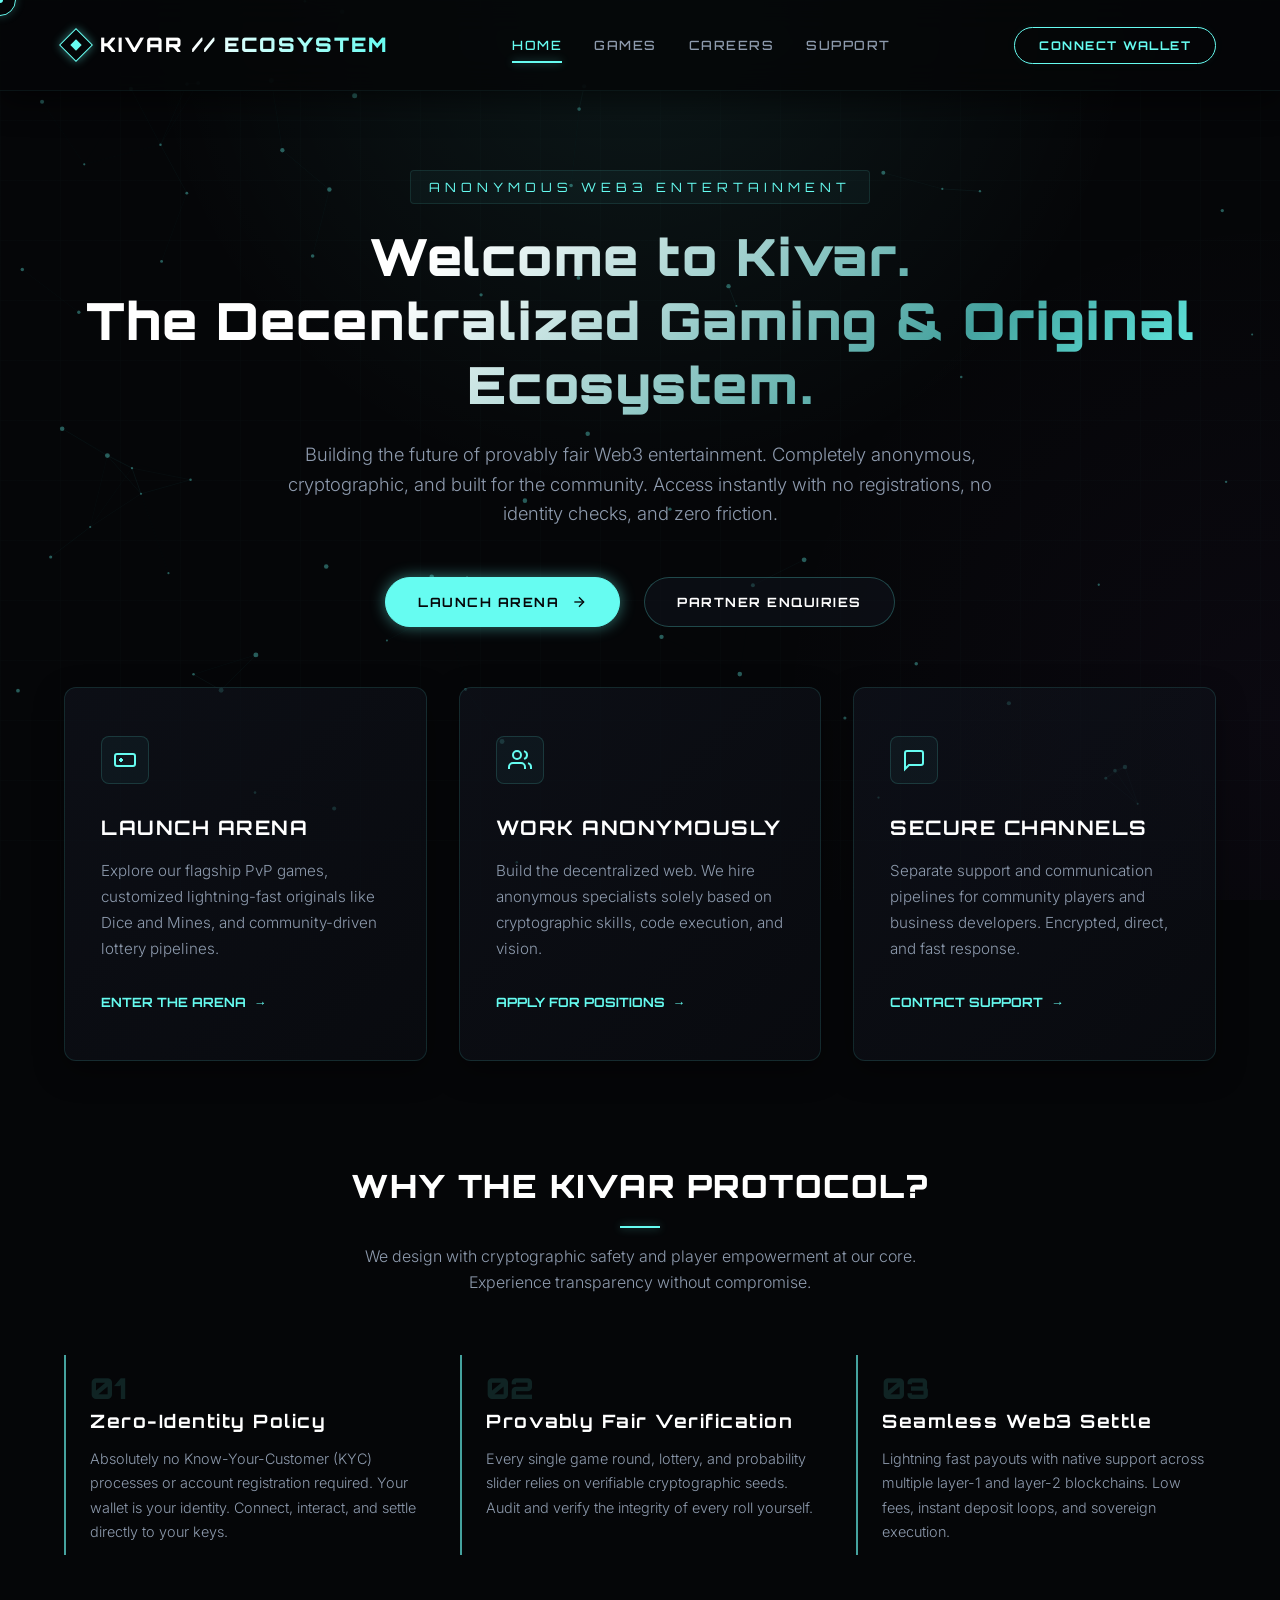
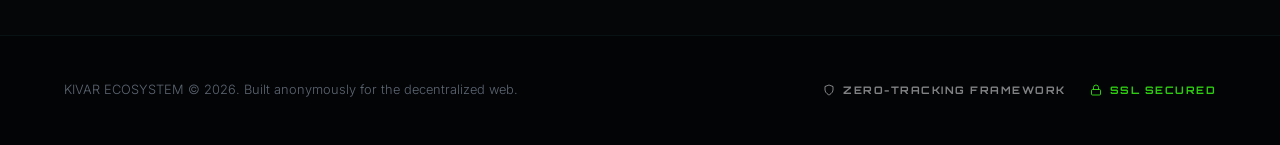
<file: index.html>
<!DOCTYPE html>
<html lang="en">
<head>
  <meta charset="UTF-8">
  <meta name="viewport" content="width=device-width, initial-scale=1.0">
  
  <!-- SEO Meta Tags -->
  <title>Kivar Ecosystem | Decentralized Gaming & Launchpad Hub</title>
  <meta name="description" content="Welcome to the Kivar Ecosystem. Building the future of anonymous, provably fair Web3 gaming and lottery systems without identity tracking.">
  <meta name="keywords" content="Kivar, Web3 gaming, decentralized arena, lottery, no-KYC casino, provably fair dice, anonymous careers">
  
  <!-- Stylesheets -->
  <link rel="stylesheet" href="style.css">
</head>
<body>
  <!-- Neural Net Background Canvas -->
  <canvas id="cyber-canvas"></canvas>

  <!-- SHARED NAVIGATION HEADER -->
  <header>
    <div class="container nav-container">
      <a href="index.html" class="logo">
        <div class="logo-icon"></div>
        <span class="logo-text">KIVAR <span class="logo-subtext">// ECOSYSTEM</span></span>
      </a>

      <nav id="nav-menu">
        <ul>
          <li class="active"><a href="index.html">Home</a></li>
          <li><a href="games.html">Games</a></li>
          <li><a href="careers.html">Careers</a></li>
          <li><a href="contact.html">Support</a></li>
        </ul>
      </nav>

      <div class="header-actions">
        <button class="connect-btn" id="connect-wallet-btn">CONNECT WALLET</button>
        <button class="hamburger" id="hamburger-btn" aria-label="Toggle Navigation">
          &#9776;
        </button>
      </div>
    </div>
  </header>

  <!-- MAIN HOMEPAGE CONTENT -->
  <main>
    <div class="container">
      
      <!-- HERO SECTION -->
      <section class="hero">
        <span class="hero-tagline">ANONYMOUS WEB3 ENTERTAINMENT</span>
        <h1>Welcome to Kivar.<br>The Decentralized Gaming & Original Ecosystem.</h1>
        <p>Building the future of provably fair Web3 entertainment. Completely anonymous, cryptographic, and built for the community. Access instantly with no registrations, no identity checks, and zero friction.</p>
        <div class="hero-ctas">
          <a href="games.html" class="btn btn-primary">
            LAUNCH ARENA
            <svg width="16" height="16" viewBox="0 0 24 24" fill="none" stroke="currentColor" stroke-width="2"><line x1="5" y1="12" x2="19" y2="12"></line><polyline points="12 5 19 12 12 19"></polyline></svg>
          </a>
          <a href="contact.html" class="btn btn-secondary">PARTNER ENQUIRIES</a>
        </div>
      </section>

      <!-- NAVIGATION PORTAL GRID -->
      <section class="grid-portals">
        <!-- Portal Card 1: Games & Launchpad -->
        <div class="portal-card">
          <div class="portal-icon">
            <svg width="24" height="24" viewBox="0 0 24 24" fill="none" stroke="currentColor" stroke-width="2">
              <rect x="2" y="6" width="20" height="12" rx="2"></rect>
              <path d="M6 12h4m-2-2v4m7-2h.01m2.99 0h.01"></path>
            </svg>
          </div>
          <h3>LAUNCH ARENA</h3>
          <p>Explore our flagship PvP games, customized lightning-fast originals like Dice and Mines, and community-driven lottery pipelines.</p>
          <a href="games.html" class="portal-link">ENTER THE ARENA <span>&rarr;</span></a>
        </div>

        <!-- Portal Card 2: Careers -->
        <div class="portal-card">
          <div class="portal-icon">
            <svg width="24" height="24" viewBox="0 0 24 24" fill="none" stroke="currentColor" stroke-width="2">
              <path d="M17 21v-2a4 4 0 0 0-4-4H5a4 4 0 0 0-4 4v2"></path>
              <circle cx="9" cy="7" r="4"></circle>
              <path d="M23 21v-2a4 4 0 0 0-3-3.87"></path>
              <path d="M16 3.13a4 4 0 0 1 0 7.75"></path>
            </svg>
          </div>
          <h3>WORK ANONYMOUSLY</h3>
          <p>Build the decentralized web. We hire anonymous specialists solely based on cryptographic skills, code execution, and vision.</p>
          <a href="careers.html" class="portal-link">APPLY FOR POSITIONS <span>&rarr;</span></a>
        </div>

        <!-- Portal Card 3: Support Pipeline -->
        <div class="portal-card">
          <div class="portal-icon">
            <svg width="24" height="24" viewBox="0 0 24 24" fill="none" stroke="currentColor" stroke-width="2">
              <path d="M21 15a2 2 0 0 1-2 2H7l-4 4V5a2 2 0 0 1 2-2h14a2 2 0 0 1 2 2z"></path>
            </svg>
          </div>
          <h3>SECURE CHANNELS</h3>
          <p>Separate support and communication pipelines for community players and business developers. Encrypted, direct, and fast response.</p>
          <a href="contact.html" class="portal-link">CONTACT SUPPORT <span>&rarr;</span></a>
        </div>
      </section>

      <!-- CORE VALUE PILLARS -->
      <section class="pillars-section">
        <h2 class="section-title">WHY THE KIVAR PROTOCOL?</h2>
        <p class="section-subtitle">We design with cryptographic safety and player empowerment at our core. Experience transparency without compromise.</p>
        
        <div class="pillars-grid">
          <!-- Pillar 1 -->
          <div class="pillar-item">
            <div class="pillar-number">01</div>
            <h4>Zero-Identity Policy</h4>
            <p>Absolutely no Know-Your-Customer (KYC) processes or account registration required. Your wallet is your identity. Connect, interact, and settle directly to your keys.</p>
          </div>
          <!-- Pillar 2 -->
          <div class="pillar-item">
            <div class="pillar-number">02</div>
            <h4>Provably Fair Verification</h4>
            <p>Every single game round, lottery, and probability slider relies on verifiable cryptographic seeds. Audit and verify the integrity of every roll yourself.</p>
          </div>
          <!-- Pillar 3 -->
          <div class="pillar-item">
            <div class="pillar-number">03</div>
            <h4>Seamless Web3 Settle</h4>
            <p>Lightning fast payouts with native support across multiple layer-1 and layer-2 blockchains. Low fees, instant deposit loops, and sovereign execution.</p>
          </div>
        </div>
      </section>

    </div>
  </main>

  <!-- SHARED FOOTER -->
  <footer>
    <div class="container footer-container">
      <div class="footer-left">
        <p>KIVAR ECOSYSTEM &copy; 2026. Built anonymously for the decentralized web.</p>
      </div>
      <div class="footer-right">
        <div class="badge">
          <svg width="12" height="12" viewBox="0 0 24 24" fill="none" stroke="currentColor" stroke-width="2"><path d="M12 22s8-4 8-10V5l-8-3-8 3v7c0 6 8 10 8 10z"></path></svg>
          ZERO-TRACKING FRAMEWORK
        </div>
        <div class="badge badge-green">
          <svg width="12" height="12" viewBox="0 0 24 24" fill="none" stroke="currentColor" stroke-width="2"><rect x="3" y="11" width="18" height="11" rx="2" ry="2"></rect><path d="M7 11V7a5 5 0 0 1 10 0v4"></path></svg>
          SSL SECURED
        </div>
      </div>
    </div>
  </footer>

  <!-- Script Links -->
  <script src="main.js"></script>
</body>
</html>
</file>
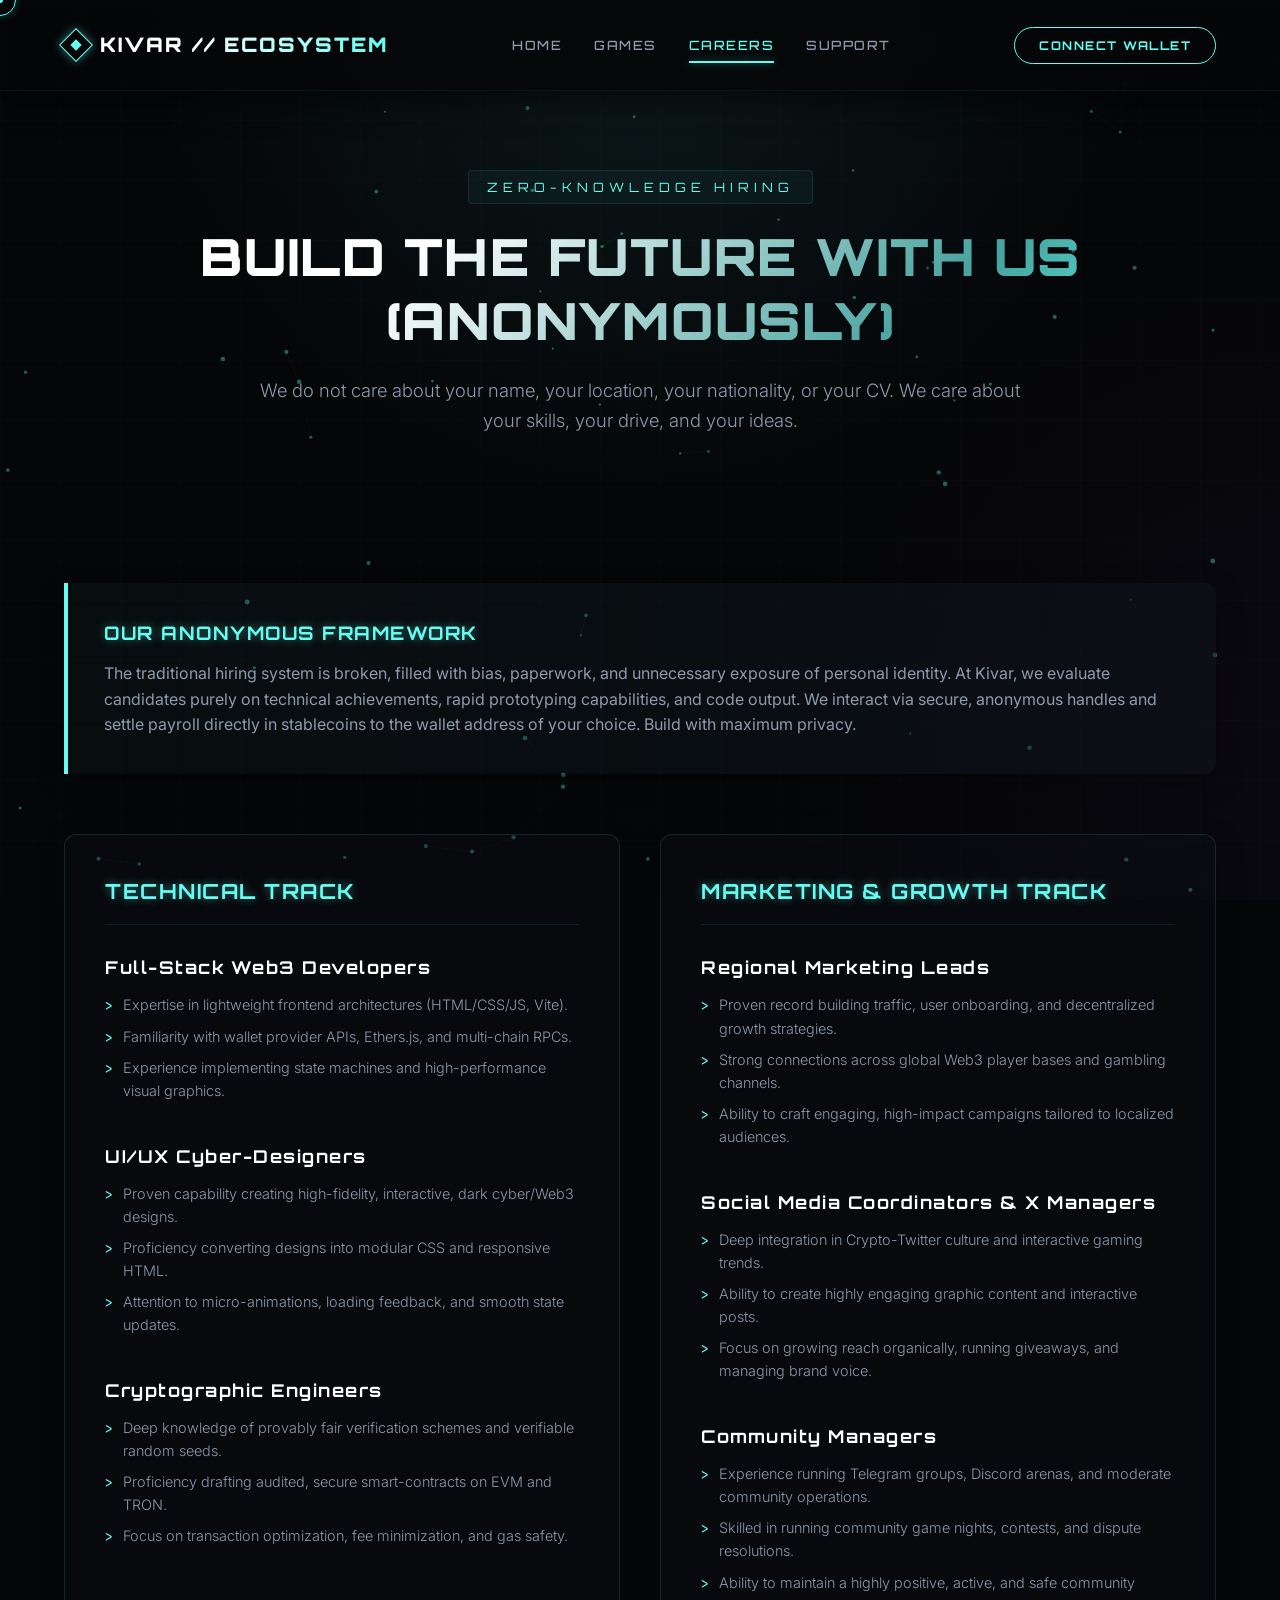
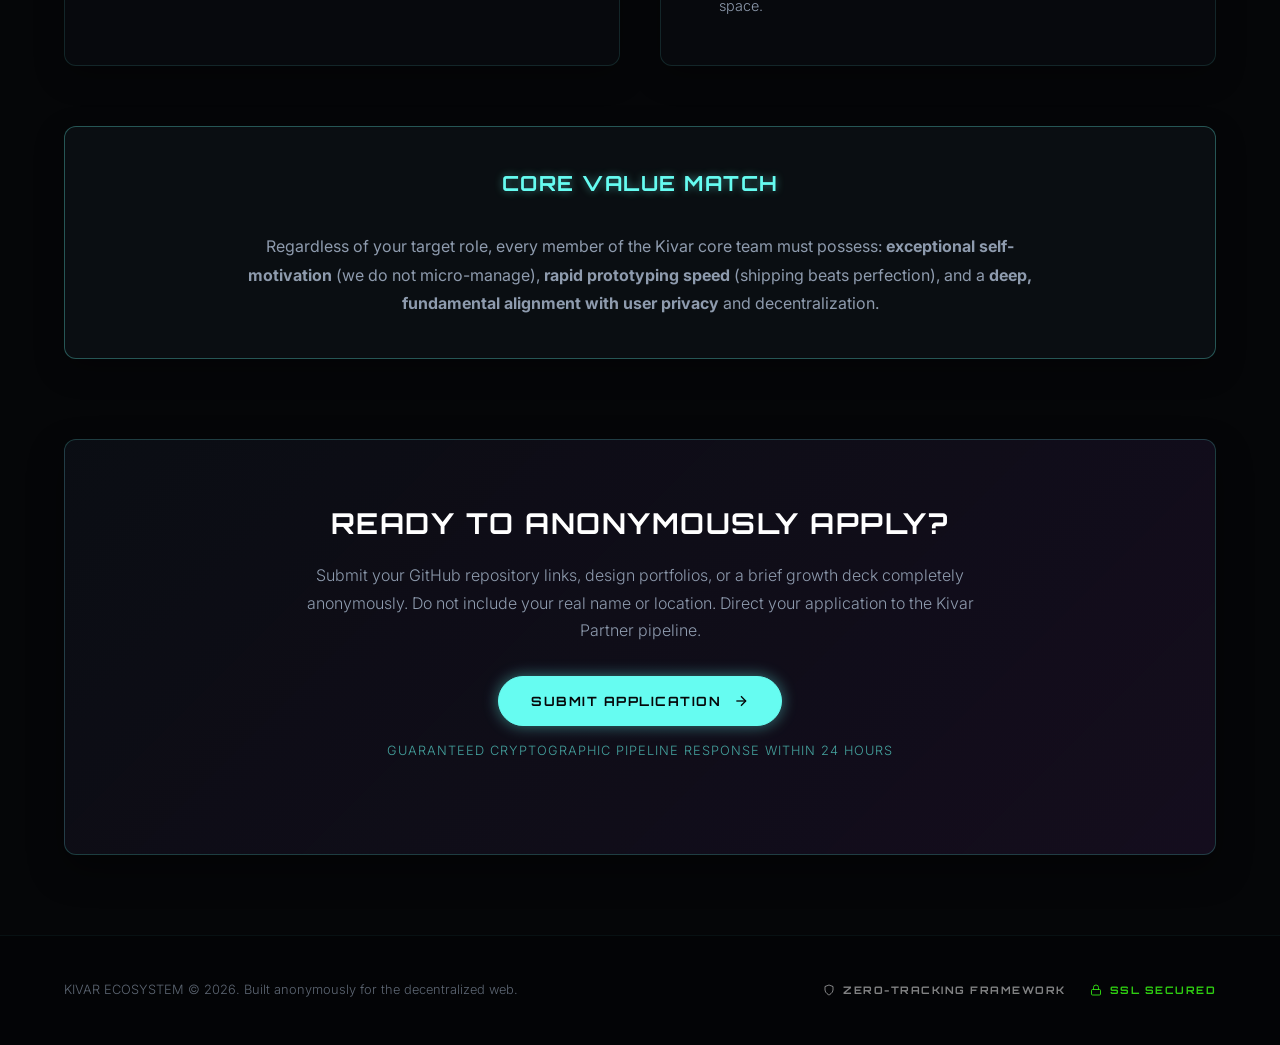
<file: careers.html>
<!DOCTYPE html>
<html lang="en">
<head>
  <meta charset="UTF-8">
  <meta name="viewport" content="width=device-width, initial-scale=1.0">
  
  <!-- SEO Meta Tags -->
  <title>Careers &amp; Anonymous Hiring | Kivar Ecosystem</title>
  <meta name="description" content="Join the Kivar development team anonymously. We hire developers, designers, and marketers based solely on skills and code quality, protecting your privacy.">
  
  <!-- Stylesheets -->
  <link rel="stylesheet" href="style.css">
</head>
<body>
  <!-- Neural Net Background Canvas -->
  <canvas id="cyber-canvas"></canvas>

  <!-- SHARED NAVIGATION HEADER -->
  <header>
    <div class="container nav-container">
      <a href="index.html" class="logo">
        <div class="logo-icon"></div>
        <span class="logo-text">KIVAR <span class="logo-subtext">// ECOSYSTEM</span></span>
      </a>

      <nav id="nav-menu">
        <ul>
          <li><a href="index.html">Home</a></li>
          <li><a href="games.html">Games</a></li>
          <li class="active"><a href="careers.html">Careers</a></li>
          <li><a href="contact.html">Support</a></li>
        </ul>
      </nav>

      <div class="header-actions">
        <button class="connect-btn" id="connect-wallet-btn">CONNECT WALLET</button>
        <button class="hamburger" id="hamburger-btn" aria-label="Toggle Navigation">
          &#9776;
        </button>
      </div>
    </div>
  </header>

  <!-- MAIN PAGE CONTENT -->
  <main>
    <div class="container">
      
      <!-- INTRO SECTION -->
      <section class="hiring-intro">
        <div class="hero">
          <span class="hero-tagline">ZERO-KNOWLEDGE HIRING</span>
          <h1>BUILD THE FUTURE WITH US (ANONYMOUSLY)</h1>
          <p>We do not care about your name, your location, your nationality, or your CV. We care about your skills, your drive, and your ideas.</p>
        </div>
        
        <div class="philosophy-card">
          <h3 class="cyan-highlight" style="margin-bottom: 12px; font-family: var(--font-display);">OUR ANONYMOUS FRAMEWORK</h3>
          <p>The traditional hiring system is broken, filled with bias, paperwork, and unnecessary exposure of personal identity. At Kivar, we evaluate candidates purely on technical achievements, rapid prototyping capabilities, and code output. We interact via secure, anonymous handles and settle payroll directly in stablecoins to the wallet address of your choice. Build with maximum privacy.</p>
        </div>
      </section>

      <!-- POSITION SECTION -->
      <section class="careers-columns">
        
        <!-- Technical Positions -->
        <div class="career-column">
          <h3>TECHNICAL TRACK</h3>
          <div class="jobs-list">
            <div class="job-item">
              <h4>Full-Stack Web3 Developers</h4>
              <ul class="job-requirements">
                <li>Expertise in lightweight frontend architectures (HTML/CSS/JS, Vite).</li>
                <li>Familiarity with wallet provider APIs, Ethers.js, and multi-chain RPCs.</li>
                <li>Experience implementing state machines and high-performance visual graphics.</li>
              </ul>
            </div>
            
            <div class="job-item">
              <h4>UI/UX Cyber-Designers</h4>
              <ul class="job-requirements">
                <li>Proven capability creating high-fidelity, interactive, dark cyber/Web3 designs.</li>
                <li>Proficiency converting designs into modular CSS and responsive HTML.</li>
                <li>Attention to micro-animations, loading feedback, and smooth state updates.</li>
              </ul>
            </div>

            <div class="job-item">
              <h4>Cryptographic Engineers</h4>
              <ul class="job-requirements">
                <li>Deep knowledge of provably fair verification schemes and verifiable random seeds.</li>
                <li>Proficiency drafting audited, secure smart-contracts on EVM and TRON.</li>
                <li>Focus on transaction optimization, fee minimization, and gas safety.</li>
              </ul>
            </div>
          </div>
        </div>

        <!-- Marketing & Growth Positions -->
        <div class="career-column">
          <h3>MARKETING &amp; GROWTH TRACK</h3>
          <div class="jobs-list">
            <div class="job-item">
              <h4>Regional Marketing Leads</h4>
              <ul class="job-requirements">
                <li>Proven record building traffic, user onboarding, and decentralized growth strategies.</li>
                <li>Strong connections across global Web3 player bases and gambling channels.</li>
                <li>Ability to craft engaging, high-impact campaigns tailored to localized audiences.</li>
              </ul>
            </div>

            <div class="job-item">
              <h4>Social Media Coordinators &amp; X Managers</h4>
              <ul class="job-requirements">
                <li>Deep integration in Crypto-Twitter culture and interactive gaming trends.</li>
                <li>Ability to create highly engaging graphic content and interactive posts.</li>
                <li>Focus on growing reach organically, running giveaways, and managing brand voice.</li>
              </ul>
            </div>

            <div class="job-item">
              <h4>Community Managers</h4>
              <ul class="job-requirements">
                <li>Experience running Telegram groups, Discord arenas, and moderate community operations.</li>
                <li>Skilled in running community game nights, contests, and dispute resolutions.</li>
                <li>Ability to maintain a highly positive, active, and safe community space.</li>
              </ul>
            </div>
          </div>
        </div>

      </section>

      <!-- GENERAL SKILLSET & RECRUITMENT CTA -->
      <section style="margin-bottom: 80px;">
        <div class="career-column" style="background: rgba(31, 40, 51, 0.25); text-align: center; border-color: rgba(102, 252, 241, 0.3);">
          <h3 style="border-bottom: none; margin-bottom: 16px; font-family: var(--font-display);">CORE VALUE MATCH</h3>
          <p style="max-width: 800px; margin: 0 auto; line-height: 1.8;">
            Regardless of your target role, every member of the Kivar core team must possess: <strong>exceptional self-motivation</strong> (we do not micro-manage), <strong>rapid prototyping speed</strong> (shipping beats perfection), and a <strong>deep, fundamental alignment with user privacy</strong> and decentralization.
          </p>
        </div>
      </section>

      <section class="cta-banner">
        <h3>READY TO ANONYMOUSLY APPLY?</h3>
        <p>Submit your GitHub repository links, design portfolios, or a brief growth deck completely anonymously. Do not include your real name or location. Direct your application to the Kivar Partner pipeline.</p>
        <a href="contact.html" class="btn btn-primary">
          SUBMIT APPLICATION
          <svg width="16" height="16" viewBox="0 0 24 24" fill="none" stroke="currentColor" stroke-width="2"><line x1="5" y1="12" x2="19" y2="12"></line><polyline points="12 5 19 12 12 19"></polyline></svg>
        </a>
        <p style="font-size: 0.8rem; color: var(--accent-teal); margin-top: 14px; letter-spacing: 1px;">GUARANTEED CRYPTOGRAPHIC PIPELINE RESPONSE WITHIN 24 HOURS</p>
      </section>

    </div>
  </main>

  <!-- SHARED FOOTER -->
  <footer>
    <div class="container footer-container">
      <div class="footer-left">
        <p>KIVAR ECOSYSTEM &copy; 2026. Built anonymously for the decentralized web.</p>
      </div>
      <div class="footer-right">
        <div class="badge">
          <svg width="12" height="12" viewBox="0 0 24 24" fill="none" stroke="currentColor" stroke-width="2"><path d="M12 22s8-4 8-10V5l-8-3-8 3v7c0 6 8 10 8 10z"></path></svg>
          ZERO-TRACKING FRAMEWORK
        </div>
        <div class="badge badge-green">
          <svg width="12" height="12" viewBox="0 0 24 24" fill="none" stroke="currentColor" stroke-width="2"><rect x="3" y="11" width="18" height="11" rx="2" ry="2"></rect><path d="M7 11V7a5 5 0 0 1 10 0v4"></path></svg>
          SSL SECURED
        </div>
      </div>
    </div>
  </footer>

  <!-- Script Links -->
  <script src="main.js"></script>
</body>
</html>
</file>
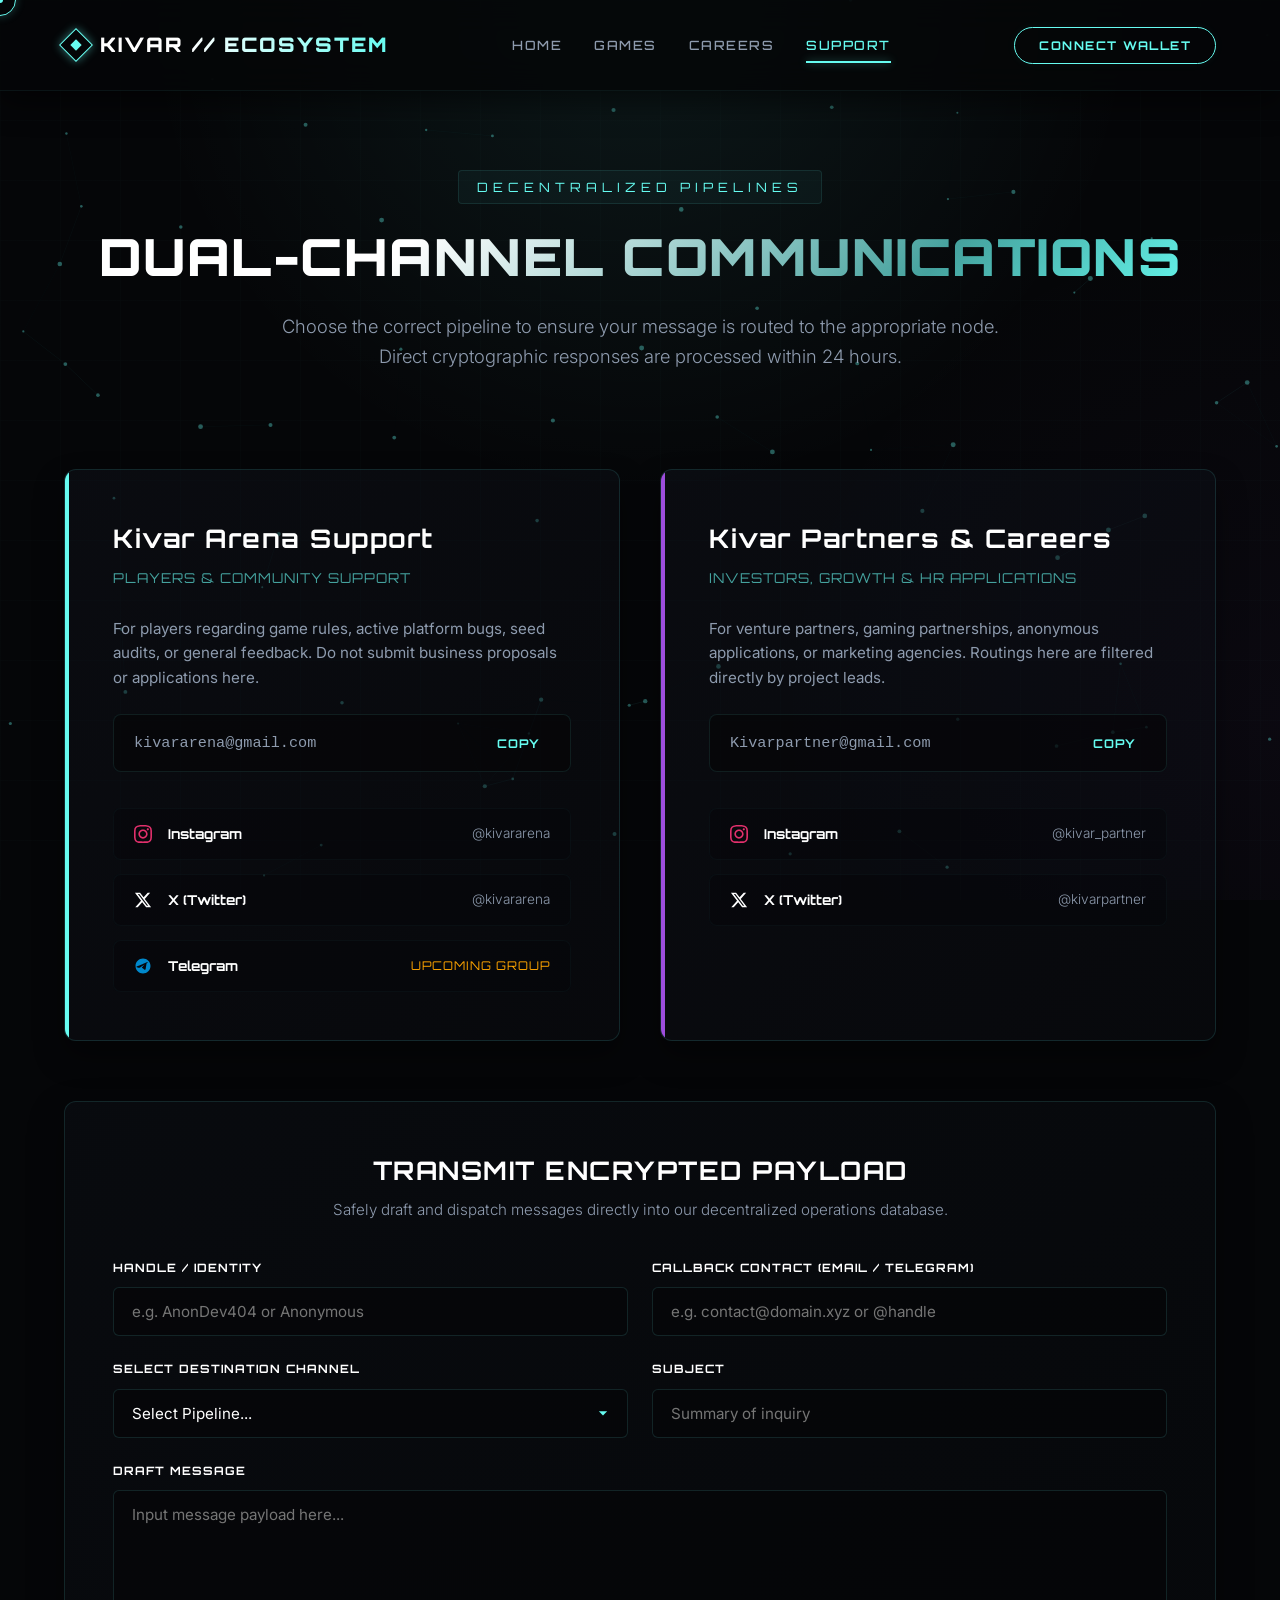
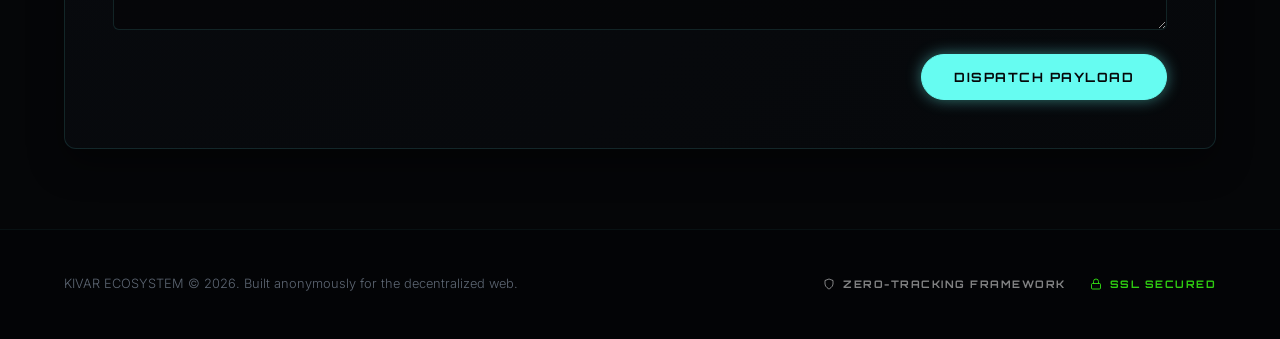
<file: contact.html>
<!DOCTYPE html>
<html lang="en">
<head>
  <meta charset="UTF-8">
  <meta name="viewport" content="width=device-width, initial-scale=1.0">
  
  <!-- SEO Meta Tags -->
  <title>Contact &amp; Pipeline Support | Kivar Ecosystem</title>
  <meta name="description" content="Reach Kivar support pipelines. Contact the Kivar Arena players support team or pitch investments and anonymous careers applications to Kivar Partner.">
  
  <!-- Stylesheets -->
  <link rel="stylesheet" href="style.css">
</head>
<body>
  <!-- Neural Net Background Canvas -->
  <canvas id="cyber-canvas"></canvas>

  <!-- SHARED NAVIGATION HEADER -->
  <header>
    <div class="container nav-container">
      <a href="index.html" class="logo">
        <div class="logo-icon"></div>
        <span class="logo-text">KIVAR <span class="logo-subtext">// ECOSYSTEM</span></span>
      </a>

      <nav id="nav-menu">
        <ul>
          <li><a href="index.html">Home</a></li>
          <li><a href="games.html">Games</a></li>
          <li><a href="careers.html">Careers</a></li>
          <li class="active"><a href="contact.html">Support</a></li>
        </ul>
      </nav>

      <div class="header-actions">
        <button class="connect-btn" id="connect-wallet-btn">CONNECT WALLET</button>
        <button class="hamburger" id="hamburger-btn" aria-label="Toggle Navigation">
          &#9776;
        </button>
      </div>
    </div>
  </header>

  <!-- MAIN PAGE CONTENT -->
  <main>
    <div class="container">
      
      <!-- INTRO SECTION -->
      <section class="hero" style="padding-bottom: 50px;">
        <span class="hero-tagline">DECENTRALIZED PIPELINES</span>
        <h1>DUAL-CHANNEL COMMUNICATIONS</h1>
        <p>Choose the correct pipeline to ensure your message is routed to the appropriate node. Direct cryptographic responses are processed within 24 hours.</p>
      </section>

      <!-- SPLIT PIPELINE SECTION -->
      <section class="contact-split">
        
        <!-- Left: Player Pipeline -->
        <div class="pipeline-card player">
          <h2>Kivar Arena Support</h2>
          <div class="pipeline-desc">Players &amp; Community Support</div>
          <p style="margin-bottom: 24px; font-size: 0.95rem; line-height: 1.6; color: var(--text-secondary);">
            For players regarding game rules, active platform bugs, seed audits, or general feedback. Do not submit business proposals or applications here.
          </p>
          
          <div class="email-box">
            <span>kivararena@gmail.com</span>
            <button class="copy-btn" data-email="kivararena@gmail.com">Copy</button>
          </div>
          
          <div class="social-links">
            <!-- Instagram -->
            <a href="https://www.instagram.com/kivararena/" target="_blank" rel="noopener noreferrer" class="social-link instagram-link">
              <svg width="18" height="18" viewBox="0 0 24 24"><path d="M12 2.163c3.204 0 3.584.012 4.85.07 3.252.148 4.771 1.691 4.919 4.919.058 1.265.069 1.645.069 4.849 0 3.205-.012 3.584-.069 4.849-.149 3.225-1.664 4.771-4.919 4.919-1.266.058-1.644.07-4.85.07-3.204 0-3.584-.012-4.849-.07-3.26-.149-4.771-1.699-4.919-4.92-.058-1.265-.07-1.644-.07-4.849 0-3.204.013-3.583.07-4.849.149-3.227 1.664-4.771 4.919-4.919 1.266-.057 1.645-.069 4.849-.069zm0-2c-3.259 0-3.667.014-4.947.072-4.358.2-6.78 2.618-6.98 6.98-.059 1.281-.073 1.689-.073 4.948 0 3.259.014 3.668.072 4.948.2 4.358 2.618 6.78 6.98 6.98 1.281.058 1.689.072 4.948.072 3.259 0 3.668-.014 4.948-.072 4.354-.2 6.782-2.618 6.979-6.98.059-1.28.073-1.689.073-4.948 0-3.259-.014-3.667-.072-4.947-.196-4.354-2.617-6.78-6.979-6.98-1.281-.059-1.69-.073-4.949-.073zm0 5.838c-3.403 0-6.162 2.759-6.162 6.162s2.759 6.163 6.162 6.163 6.162-2.759 6.162-6.163c0-3.403-2.759-6.162-6.162-6.162zm0 10.162c-2.209 0-4-1.79-4-4 0-2.209 1.791-4 4-4s4 1.791 4 4c0 2.21-1.791 4-4 4zm6.406-11.845c-.796 0-1.441.645-1.441 1.44s.645 1.44 1.441 1.44c.795 0 1.439-.645 1.439-1.44s-.644-1.44-1.439-1.44z"/></svg>
              <span class="social-name">Instagram</span>
              <span class="social-handle">@kivararena</span>
            </a>
            <!-- X (Twitter) -->
            <a href="https://x.com/kivararena?lang=en" target="_blank" rel="noopener noreferrer" class="social-link x-link">
              <svg width="18" height="18" viewBox="0 0 24 24"><path d="M18.244 2.25h3.308l-7.227 8.26 8.502 11.24H16.17l-5.214-6.817L4.99 21.75H1.68l7.73-8.835L1.254 2.25H8.08l4.713 6.231zm-1.161 17.52h1.833L7.084 4.126H5.117z"/></svg>
              <span class="social-name">X (Twitter)</span>
              <span class="social-handle">@kivararena</span>
            </a>
            <!-- Telegram -->
            <div class="social-link telegram-link" style="cursor: default;">
              <svg width="18" height="18" viewBox="0 0 24 24"><path d="M12 2C6.48 2 2 6.48 2 12s4.48 10 10 10 10-4.48 10-10S17.52 2 12 2zm4.64 6.8c-.15 1.58-.8 5.42-1.13 7.19-.14.75-.42 1-.68 1.03-.58.05-1.02-.38-1.58-.75-.88-.58-1.38-.94-2.23-1.5-.99-.65-.35-1.01.22-1.59.15-.15 2.71-2.48 2.76-2.69.01-.03.01-.14-.07-.2-.08-.06-.19-.04-.27-.02-.12.02-1.96 1.25-5.54 3.66-.52.36-.99.53-1.41.52-.46-.01-1.35-.26-2.01-.48-.81-.27-1.46-.42-1.4-.88.03-.24.37-.49 1.03-.75 4.04-1.76 6.74-2.92 8.1-3.48 3.85-1.6 4.64-1.88 5.17-1.89.11 0 .37.03.54.17.14.12.18.28.2.45-.02.07-.02.13-.03.2z"/></svg>
              <span class="social-name">Telegram</span>
              <span class="social-upcoming">UPCOMING GROUP</span>
            </div>
          </div>
        </div>

        <!-- Right: Business Pipeline -->
        <div class="pipeline-card partner">
          <h2>Kivar Partners &amp; Careers</h2>
          <div class="pipeline-desc">Investors, Growth &amp; HR applications</div>
          <p style="margin-bottom: 24px; font-size: 0.95rem; line-height: 1.6; color: var(--text-secondary);">
            For venture partners, gaming partnerships, anonymous applications, or marketing agencies. Routings here are filtered directly by project leads.
          </p>
          
          <div class="email-box">
            <span>Kivarpartner@gmail.com</span>
            <button class="copy-btn" data-email="Kivarpartner@gmail.com">Copy</button>
          </div>
          
          <div class="social-links">
            <!-- Instagram -->
            <a href="https://www.instagram.com/kivar_partner/" target="_blank" rel="noopener noreferrer" class="social-link instagram-link">
              <svg width="18" height="18" viewBox="0 0 24 24"><path d="M12 2.163c3.204 0 3.584.012 4.85.07 3.252.148 4.771 1.691 4.919 4.919.058 1.265.069 1.645.069 4.849 0 3.205-.012 3.584-.069 4.849-.149 3.225-1.664 4.771-4.919 4.919-1.266.058-1.644.07-4.85.07-3.204 0-3.584-.012-4.849-.07-3.26-.149-4.771-1.699-4.919-4.92-.058-1.265-.07-1.644-.07-4.849 0-3.204.013-3.583.07-4.849.149-3.227 1.664-4.771 4.919-4.919 1.266-.057 1.645-.069 4.849-.069zm0-2c-3.259 0-3.667.014-4.947.072-4.358.2-6.78 2.618-6.98 6.98-.059 1.281-.073 1.689-.073 4.948 0 3.259.014 3.668.072 4.948.2 4.358 2.618 6.78 6.98 6.98 1.281.058 1.689.072 4.948.072 3.259 0 3.668-.014 4.948-.072 4.354-.2 6.782-2.618 6.979-6.98.059-1.28.073-1.689.073-4.948 0-3.259-.014-3.667-.072-4.947-.196-4.354-2.617-6.78-6.979-6.98-1.281-.059-1.69-.073-4.949-.073zm0 5.838c-3.403 0-6.162 2.759-6.162 6.162s2.759 6.163 6.162 6.163 6.162-2.759 6.162-6.163c0-3.403-2.759-6.162-6.162-6.162zm0 10.162c-2.209 0-4-1.79-4-4 0-2.209 1.791-4 4-4s4 1.791 4 4c0 2.21-1.791 4-4 4zm6.406-11.845c-.796 0-1.441.645-1.441 1.44s.645 1.44 1.441 1.44c.795 0 1.439-.645 1.439-1.44s-.644-1.44-1.439-1.44z"/></svg>
              <span class="social-name">Instagram</span>
              <span class="social-handle">@kivar_partner</span>
            </a>
            <!-- X (Twitter) -->
            <a href="https://x.com/kivarpartner?lang=en" target="_blank" rel="noopener noreferrer" class="social-link x-link">
              <svg width="18" height="18" viewBox="0 0 24 24"><path d="M18.244 2.25h3.308l-7.227 8.26 8.502 11.24H16.17l-5.214-6.817L4.99 21.75H1.68l7.73-8.835L1.254 2.25H8.08l4.713 6.231zm-1.161 17.52h1.833L7.084 4.126H5.117z"/></svg>
              <span class="social-name">X (Twitter)</span>
              <span class="social-handle">@kivarpartner</span>
            </a>
          </div>
        </div>

      </section>

      <!-- INTERACTIVE CONTACT FORM -->
      <section class="contact-form-panel">
        <h2 class="form-title">TRANSMIT ENCRYPTED PAYLOAD</h2>
        <p class="form-subtitle">Safely draft and dispatch messages directly into our decentralized operations database.</p>
        
        <form id="support-contact-form">
          <div class="form-grid">
            <!-- Handle -->
            <div class="form-group">
              <label for="form-handle" class="form-label">Handle / Identity</label>
              <input type="text" id="form-handle" class="form-input" placeholder="e.g. AnonDev404 or Anonymous" required>
            </div>
            <!-- Callback handle -->
            <div class="form-group">
              <label for="form-contact" class="form-label">Callback Contact (Email / Telegram)</label>
              <input type="text" id="form-contact" class="form-input" placeholder="e.g. contact@domain.xyz or @handle" required>
            </div>
            <!-- Pipeline Option -->
            <div class="form-group">
              <label for="form-pipeline" class="form-label">Select Destination Channel</label>
              <select id="form-pipeline" class="form-input" required>
                <option value="" disabled selected>Select Pipeline...</option>
                <option value="support">Kivar Arena (General Player Support)</option>
                <option value="partnership">Kivar Partners (Business &amp; Marketing)</option>
                <option value="careers">Careers &amp; Anonymous Developer Applications</option>
              </select>
            </div>
            <!-- Subject -->
            <div class="form-group">
              <label for="form-subject" class="form-label">Subject</label>
              <input type="text" id="form-subject" class="form-input" placeholder="Summary of inquiry" required>
            </div>
            <!-- Payload Message -->
            <div class="form-group full-width">
              <label for="form-message" class="form-label">Draft Message</label>
              <textarea id="form-message" class="form-input" placeholder="Input message payload here..." required></textarea>
            </div>
          </div>
          
          <div class="form-submit-container">
            <button type="submit" class="btn btn-primary">DISPATCH PAYLOAD</button>
          </div>
          
          <!-- Success feedback toaster -->
          <div class="form-feedback" id="form-feedback-msg"></div>
        </form>
      </section>

    </div>
  </main>

  <!-- SHARED FOOTER -->
  <footer>
    <div class="container footer-container">
      <div class="footer-left">
        <p>KIVAR ECOSYSTEM &copy; 2026. Built anonymously for the decentralized web.</p>
      </div>
      <div class="footer-right">
        <div class="badge">
          <svg width="12" height="12" viewBox="0 0 24 24" fill="none" stroke="currentColor" stroke-width="2"><path d="M12 22s8-4 8-10V5l-8-3-8 3v7c0 6 8 10 8 10z"></path></svg>
          ZERO-TRACKING FRAMEWORK
        </div>
        <div class="badge badge-green">
          <svg width="12" height="12" viewBox="0 0 24 24" fill="none" stroke="currentColor" stroke-width="2"><rect x="3" y="11" width="18" height="11" rx="2" ry="2"></rect><path d="M7 11V7a5 5 0 0 1 10 0v4"></path></svg>
          SSL SECURED
        </div>
      </div>
    </div>
  </footer>

  <!-- Script Links -->
  <script src="main.js"></script>
</body>
</html>
</file>
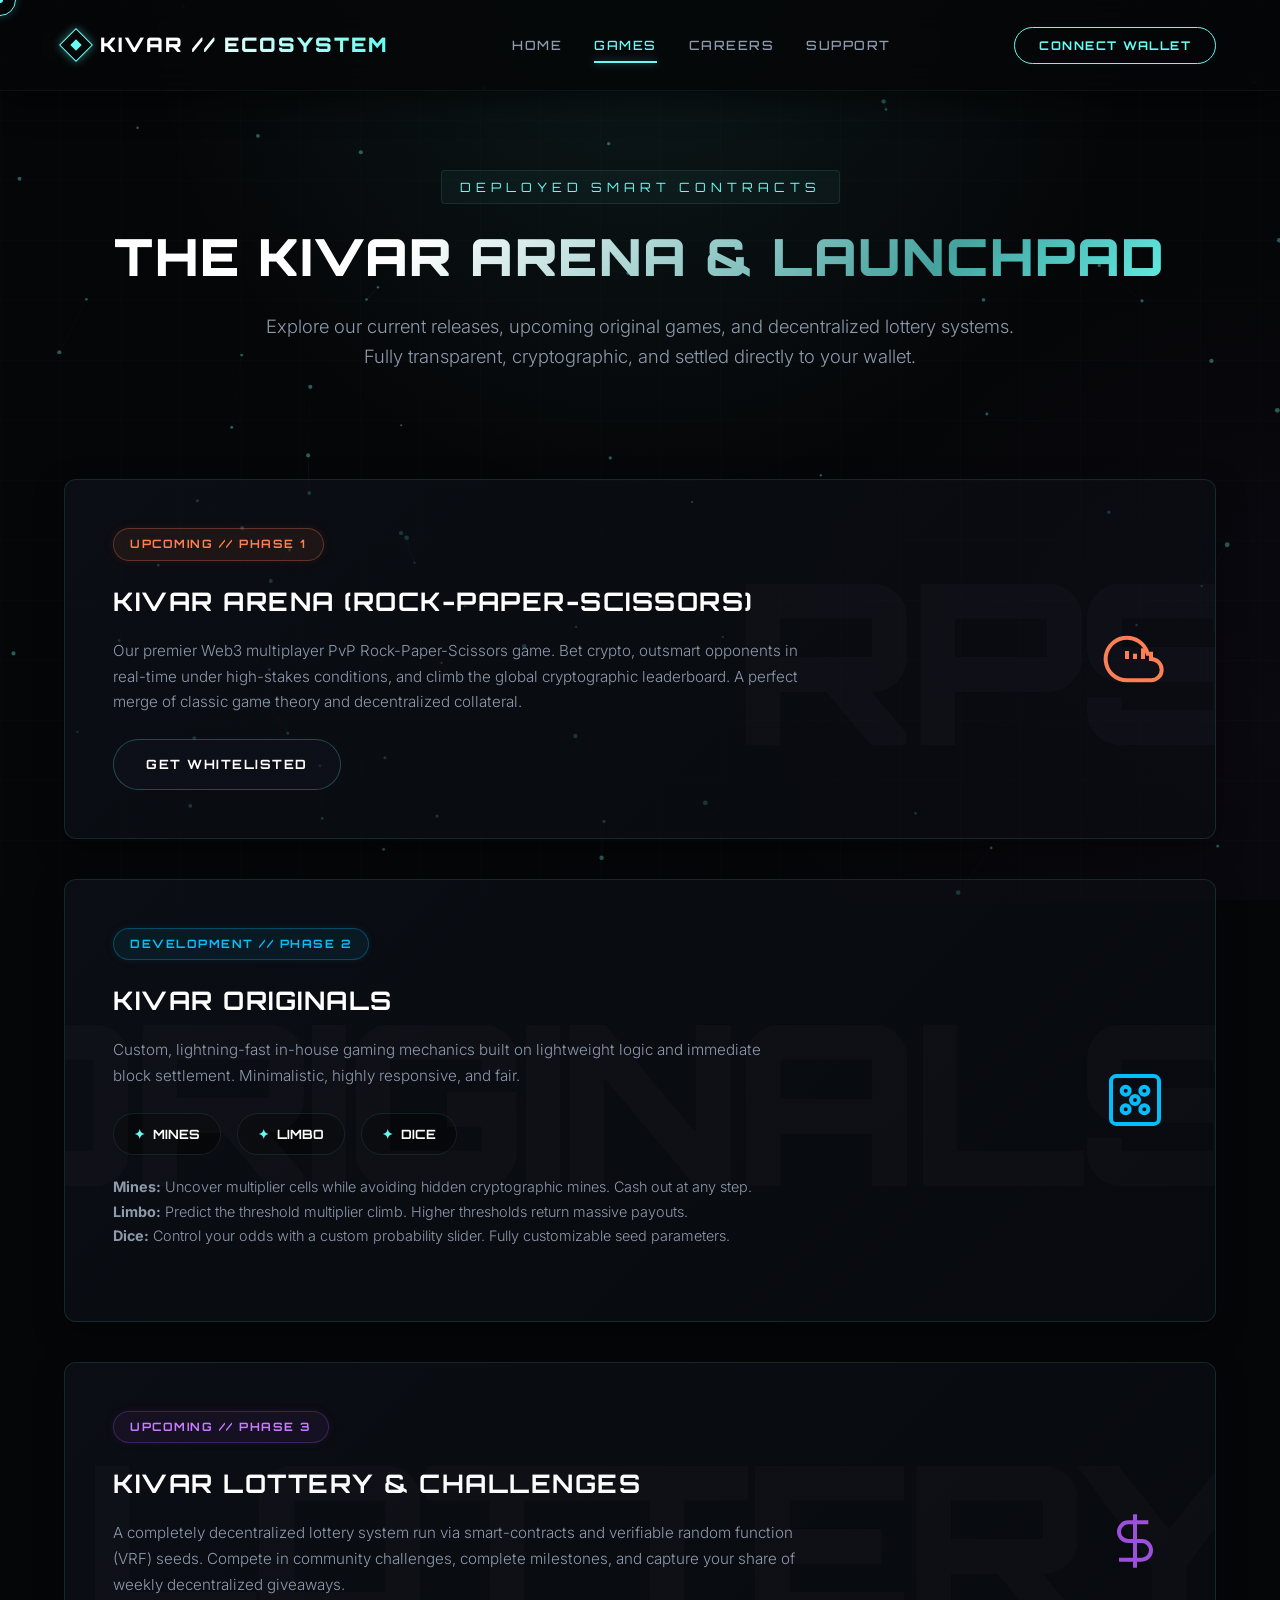
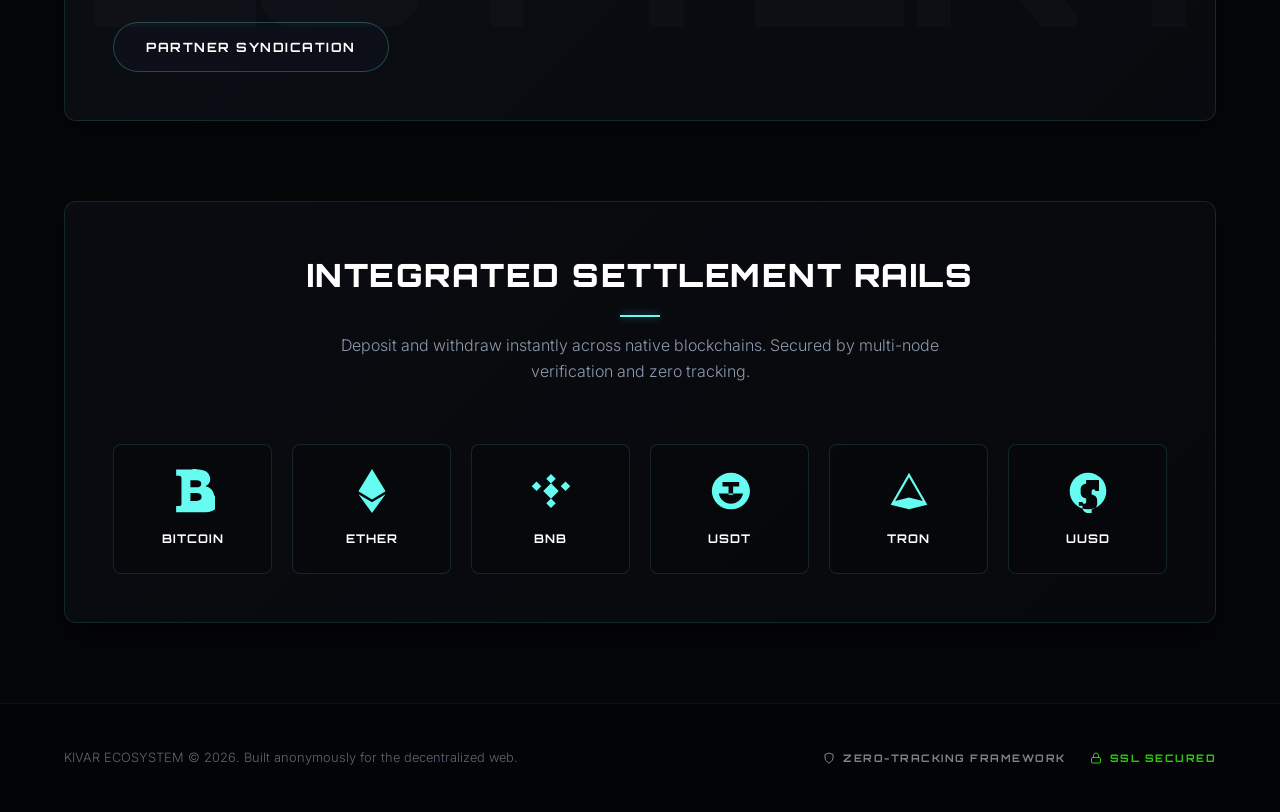
<file: games.html>
<!DOCTYPE html>
<html lang="en">
<head>
  <meta charset="UTF-8">
  <meta name="viewport" content="width=device-width, initial-scale=1.0">
  
  <!-- SEO Meta Tags -->
  <title>Games &amp; Launchpad | The Kivar Arena</title>
  <meta name="description" content="Explore active releases and upcoming Web3 titles like Rock-Paper-Scissors, Dice, Limbo, and Mines. Provably fair games backed by decentralized smart contracts.">
  
  <!-- Stylesheets -->
  <link rel="stylesheet" href="style.css">
</head>
<body>
  <!-- Neural Net Background Canvas -->
  <canvas id="cyber-canvas"></canvas>

  <!-- SHARED NAVIGATION HEADER -->
  <header>
    <div class="container nav-container">
      <a href="index.html" class="logo">
        <div class="logo-icon"></div>
        <span class="logo-text">KIVAR <span class="logo-subtext">// ECOSYSTEM</span></span>
      </a>

      <nav id="nav-menu">
        <ul>
          <li><a href="index.html">Home</a></li>
          <li class="active"><a href="games.html">Games</a></li>
          <li><a href="careers.html">Careers</a></li>
          <li><a href="contact.html">Support</a></li>
        </ul>
      </nav>

      <div class="header-actions">
        <button class="connect-btn" id="connect-wallet-btn">CONNECT WALLET</button>
        <button class="hamburger" id="hamburger-btn" aria-label="Toggle Navigation">
          &#9776;
        </button>
      </div>
    </div>
  </header>

  <!-- MAIN PAGE CONTENT -->
  <main>
    <div class="container">
      
      <!-- TITLE SECTION -->
      <section class="hero">
        <span class="hero-tagline">DEPLOYED SMART CONTRACTS</span>
        <h1>THE KIVAR ARENA &amp; LAUNCHPAD</h1>
        <p>Explore our current releases, upcoming original games, and decentralized lottery systems. Fully transparent, cryptographic, and settled directly to your wallet.</p>
      </section>

      <!-- GAME CATALOG CARDS -->
      <section class="games-grid">
        
        <!-- Game 1: Kivar Arena -->
        <div class="game-card">
          <div class="game-card-left">
            <span class="status-badge status-orange">UPCOMING // PHASE 1</span>
            <h3>KIVAR ARENA (ROCK-PAPER-SCISSORS)</h3>
            <p>Our premier Web3 multiplayer PvP Rock-Paper-Scissors game. Bet crypto, outsmart opponents in real-time under high-stakes conditions, and climb the global cryptographic leaderboard. A perfect merge of classic game theory and decentralized collateral.</p>
            <a href="contact.html" class="btn btn-secondary">GET WHITELISTED</a>
          </div>
          <div class="game-card-right">
            <svg width="64" height="64" viewBox="0 0 24 24" fill="none" stroke="var(--accent-orange)" stroke-width="1.5">
              <path d="M18 10h-1.26A8 8 0 1 0 9 20h9a4 4 0 0 0 0-8z" />
              <path d="M12 12v-2" />
              <path d="M9 12V9" />
              <path d="M15 12v-4" />
            </svg>
          </div>
          <div class="game-graphic">RPS</div>
        </div>

        <!-- Game 2: Kivar Originals -->
        <div class="game-card">
          <div class="game-card-left">
            <span class="status-badge status-blue">DEVELOPMENT // PHASE 2</span>
            <h3>KIVAR ORIGINALS</h3>
            <p>Custom, lightning-fast in-house gaming mechanics built on lightweight logic and immediate block settlement. Minimalistic, highly responsive, and fair.</p>
            
            <div class="originals-list">
              <div class="original-item">
                <span>✦</span> MINES
              </div>
              <div class="original-item">
                <span>✦</span> LIMBO
              </div>
              <div class="original-item">
                <span>✦</span> DICE
              </div>
            </div>
            
            <p style="margin-top: 20px; font-size: 0.9rem; color: var(--text-secondary);">
              <strong>Mines:</strong> Uncover multiplier cells while avoiding hidden cryptographic mines. Cash out at any step.<br>
              <strong>Limbo:</strong> Predict the threshold multiplier climb. Higher thresholds return massive payouts.<br>
              <strong>Dice:</strong> Control your odds with a custom probability slider. Fully customizable seed parameters.
            </p>
          </div>
          <div class="game-card-right">
            <svg width="64" height="64" viewBox="0 0 24 24" fill="none" stroke="var(--accent-blue)" stroke-width="1.5">
              <rect x="3" y="3" width="18" height="18" rx="2" ry="2" />
              <circle cx="8.5" cy="8.5" r="1.5" />
              <circle cx="15.5" cy="15.5" r="1.5" />
              <circle cx="15.5" cy="8.5" r="1.5" />
              <circle cx="8.5" cy="15.5" r="1.5" />
              <circle cx="12" cy="12" r="1.5" />
            </svg>
          </div>
          <div class="game-graphic">ORIGINALS</div>
        </div>

        <!-- Game 3: Lottery & Challenges -->
        <div class="game-card">
          <div class="game-card-left">
            <span class="status-badge status-purple">UPCOMING // PHASE 3</span>
            <h3>KIVAR LOTTERY &amp; CHALLENGES</h3>
            <p>A completely decentralized lottery system run via smart-contracts and verifiable random function (VRF) seeds. Compete in community challenges, complete milestones, and capture your share of weekly decentralized giveaways.</p>
            <a href="contact.html" class="btn btn-secondary">PARTNER SYNDICATION</a>
          </div>
          <div class="game-card-right">
            <svg width="64" height="64" viewBox="0 0 24 24" fill="none" stroke="var(--accent-purple)" stroke-width="1.5">
              <path d="M12 2v20M17 5H9.5a3.5 3.5 0 0 0 0 7h5a3.5 3.5 0 0 1 0 7H6" />
            </svg>
          </div>
          <div class="game-graphic">LOTTERY</div>
        </div>

      </section>

      <!-- SUPPORTED CRYPTOCURRENCIES PANEL -->
      <section class="crypto-panel">
        <h2 class="section-title">INTEGRATED SETTLEMENT RAILS</h2>
        <p class="section-subtitle">Deposit and withdraw instantly across native blockchains. Secured by multi-node verification and zero tracking.</p>
        
        <div class="crypto-grid">
          <!-- BTC -->
          <div class="crypto-badge">
            <svg viewBox="0 0 24 24">
              <path d="M23.6,14.4c-0.5-2.7-2.3-4.5-4.8-5c1.8-0.9,2.9-2.2,2.5-4.6c-0.5-3.3-3.3-4.5-7.3-4.5V0h-2.3v0.3H9.4V0.3H7.1V0.3H2.8v3.4h1.7c0.8,0,1.2,0.5,1.2,1.3v13.9c0,0.8-0.4,1.3-1.2,1.3H2.8v3.4h4.3v0H9.4v0H11.7v0h5.6c4.6,0,7.9-1.2,8.4-4.9C26.1,19.3,25.2,16.5,23.6,14.4z M10.6,6.1h3.3c1.6,0,2.6,0.5,2.6,1.9s-1,2-2.6,2h-3.3V6.1z M13.9,17.4h-3.3v-4.3h3.3c1.9,0,2.8,0.7,2.8,2.1S15.8,17.4,13.9,17.4z"/>
            </svg>
            <span class="crypto-name">BITCOIN</span>
          </div>

          <!-- ETH -->
          <div class="crypto-badge">
            <svg viewBox="0 0 24 24">
              <path d="M12 0L4.6 12.2L12 16.6L19.4 12.2L12 0ZM12 18.2L4.6 13.8L12 24L19.4 13.8L12 18.2Z"/>
            </svg>
            <span class="crypto-name">ETHER</span>
          </div>

          <!-- BNB -->
          <div class="crypto-badge">
            <svg viewBox="0 0 24 24">
              <path d="M12 7.77L7.77 12L12 16.23L16.23 12L12 7.77ZM4.09 12L1.5 9.41L4.09 6.82L6.68 9.41L4.09 12ZM19.91 12L17.32 9.41L19.91 6.82L22.5 9.41L19.91 12ZM12 2.68L9.41 5.27L12 7.86L14.59 5.27L12 2.68ZM12 21.32L9.41 18.73L12 16.14L14.59 18.73L12 21.32Z"/>
            </svg>
            <span class="crypto-name">BNB</span>
          </div>

          <!-- USDT -->
          <div class="crypto-badge">
            <svg viewBox="0 0 24 24">
              <path d="M12.5,2C6.8,2,2.1,6.5,2.1,12s4.7,10,10.4,10S22.9,17.5,22.9,12S18.2,2,12.5,2z M17,9.5h-3.3v4.6h-2.5V9.5H7.9V7.1H17V9.5z M12.5,19c-3.3,0-6.1-2.4-6.6-5.6h13.2C18.6,16.6,15.8,19,12.5,19z"/>
            </svg>
            <span class="crypto-name">USDT</span>
          </div>

          <!-- TRON -->
          <div class="crypto-badge">
            <svg viewBox="0 0 24 24">
              <path d="M12 2L2 19.5L12 22L22 19.5L12 2ZM4.5 17.5L12 4.5L19.5 17.5L12 15.5L4.5 17.5Z"/>
            </svg>
            <span class="crypto-name">TRON</span>
          </div>

          <!-- UUSD -->
          <div class="crypto-badge">
            <svg viewBox="0 0 24 24">
              <path d="M12 2c5.52 0 10 4.48 10 10s-4.48 10-10 10S2 17.52 2 12 6.48 2 12 2zm1 4h-2v2c-1.66 0-3 1.34-3 3v2c0 1.66 1.34 3 3 3v2c0 .55-.45 1-1 1s-1-.45-1-1h-2v2h2v1c0 1.66 1.34 3 3 3h2v-2c1.66 0 3-1.34 3-3v-2c0-1.66-1.34-3-3-3v-2c0-.55.45-1 1-1s1 .45 1 1h2V6h-2z"/>
            </svg>
            <span class="crypto-name">UUSD</span>
          </div>
        </div>
      </section>

    </div>
  </main>

  <!-- SHARED FOOTER -->
  <footer>
    <div class="container footer-container">
      <div class="footer-left">
        <p>KIVAR ECOSYSTEM &copy; 2026. Built anonymously for the decentralized web.</p>
      </div>
      <div class="footer-right">
        <div class="badge">
          <svg width="12" height="12" viewBox="0 0 24 24" fill="none" stroke="currentColor" stroke-width="2"><path d="M12 22s8-4 8-10V5l-8-3-8 3v7c0 6 8 10 8 10z"></path></svg>
          ZERO-TRACKING FRAMEWORK
        </div>
        <div class="badge badge-green">
          <svg width="12" height="12" viewBox="0 0 24 24" fill="none" stroke="currentColor" stroke-width="2"><rect x="3" y="11" width="18" height="11" rx="2" ry="2"></rect><path d="M7 11V7a5 5 0 0 1 10 0v4"></path></svg>
          SSL SECURED
        </div>
      </div>
    </div>
  </footer>

  <!-- Script Links -->
  <script src="main.js"></script>
</body>
</html>
</file>
<file: style.css>
@import url('https://fonts.googleapis.com/css2?family=Inter:wght@300;400;500;600;700&family=Orbitron:wght@400;500;700;900&display=swap');

/* --- DESIGN SYSTEM & CSS VARIABLES --- */
:root {
  --bg-primary: #050608;
  --bg-secondary: #0B0E14;
  --bg-tertiary: #11151F;
  --text-primary: #FFFFFF;
  --text-secondary: #8E9BAE;
  
  /* Neon Accents */
  --accent-cyan: #66FCF1;
  --accent-cyan-glow: rgba(102, 252, 241, 0.45);
  --accent-teal: #45A29E;
  --accent-teal-glow: rgba(69, 162, 158, 0.35);
  
  /* Additional Glowing Colors */
  --accent-orange: #FF7F50;
  --accent-orange-glow: rgba(255, 127, 80, 0.4);
  --accent-blue: #00BFFF;
  --accent-blue-glow: rgba(0, 191, 255, 0.4);
  --accent-purple: #9D4EDD;
  --accent-purple-glow: rgba(157, 78, 221, 0.4);
  
  /* Cyber Fonts */
  --font-display: 'Orbitron', sans-serif;
  --font-body: 'Inter', sans-serif;
  
  /* Borders and Transitions */
  --cyber-border: 1px solid rgba(102, 252, 241, 0.12);
  --cyber-border-hover: 1px solid rgba(102, 252, 241, 0.4);
  --transition-fast: 0.15s ease;
  --transition-medium: 0.3s cubic-bezier(0.25, 0.8, 0.25, 1);
  --transition-slow: 0.6s cubic-bezier(0.16, 1, 0.3, 1);
}

/* --- RESET & SCROLLBAR --- */
* {
  margin: 0;
  padding: 0;
  box-sizing: border-box;
  scrollbar-width: thin;
  scrollbar-color: var(--accent-cyan) var(--bg-primary);
}

/* Hide default cursor on desktop device hover */
@media (hover: hover) and (pointer: fine) {
  body, a, button, input, select, textarea {
    cursor: none !important;
  }
}

::-webkit-scrollbar {
  width: 6px;
  height: 6px;
}

::-webkit-scrollbar-track {
  background: var(--bg-primary);
}

::-webkit-scrollbar-thumb {
  background: rgba(102, 252, 241, 0.2);
  border-radius: 3px;
  transition: var(--transition-fast);
}

::-webkit-scrollbar-thumb:hover {
  background: var(--accent-cyan);
}

html, body {
  overflow-x: hidden;
}

body {
  background-color: var(--bg-primary);
  color: var(--text-secondary);
  font-family: var(--font-body);
  line-height: 1.6;
  overflow-x: hidden;
  /* Cyber grid background overlay with animation */
  background-image: 
    radial-gradient(circle at 50% 0%, rgba(102, 252, 241, 0.08) 0%, transparent 45%),
    radial-gradient(circle at 100% 80%, rgba(157, 78, 221, 0.04) 0%, transparent 35%),
    linear-gradient(rgba(102, 252, 241, 0.012) 1px, transparent 1px), 
    linear-gradient(90deg, rgba(102, 252, 241, 0.012) 1px, transparent 1px);
  background-size: 100% 100%, 100% 100%, 60px 60px, 60px 60px;
  background-attachment: fixed;
}

a {
  text-decoration: none;
  color: inherit;
  transition: var(--transition-fast);
}

/* --- INTERACTIVE CANVAS BACKGROUND --- */
#cyber-canvas {
  position: fixed;
  top: 0;
  left: 0;
  width: 100vw;
  height: 100vh;
  z-index: -2;
  pointer-events: none;
  background: transparent;
}

/* --- CUSTOM CURSOR --- */
.custom-cursor-dot {
  width: 6px;
  height: 6px;
  background: var(--accent-cyan);
  position: fixed;
  top: 0;
  left: 0;
  pointer-events: none;
  z-index: 1000;
  border-radius: 50%;
  transform: translate(-50%, -50%);
  display: none;
}

.custom-cursor-ring {
  width: 32px;
  height: 32px;
  border: 1px solid var(--accent-cyan);
  position: fixed;
  top: 0;
  left: 0;
  pointer-events: none;
  z-index: 999;
  border-radius: 50%;
  transform: translate(-50%, -50%);
  transition: width 0.2s, height 0.2s, background-color 0.2s, border-color 0.2s;
  box-shadow: 0 0 10px rgba(102, 252, 241, 0.25);
  display: none;
}

/* Cursor States on Hover */
body.cursor-hovering .custom-cursor-ring {
  width: 48px;
  height: 48px;
  background-color: rgba(102, 252, 241, 0.05);
  border-color: var(--accent-cyan);
  box-shadow: 0 0 18px var(--accent-cyan-glow);
}

body.cursor-clicking .custom-cursor-ring {
  width: 24px;
  height: 24px;
  background-color: rgba(102, 252, 241, 0.25);
  border-color: #FFFFFF;
}

@media (hover: hover) and (pointer: fine) {
  .custom-cursor-dot, .custom-cursor-ring {
    display: block;
  }
}

/* --- TYPOGRAPHY --- */
h1, h2, h3, h4, h5, h6 {
  font-family: var(--font-display);
  color: var(--text-primary);
  letter-spacing: 1.5px;
}

.cyan-highlight {
  color: var(--accent-cyan);
  text-shadow: 0 0 10px var(--accent-cyan-glow);
}

/* --- LAYOUT STRUCTURE --- */
.container {
  max-width: 1200px;
  margin: 0 auto;
  padding: 0 24px;
}

main {
  min-height: calc(100vh - 160px);
  padding-top: 110px;
  padding-bottom: 80px;
}

/* --- PREMIUM NAVIGATION HEADER --- */
header {
  position: fixed;
  top: 0;
  left: 0;
  width: 100%;
  z-index: 100;
  background: rgba(5, 6, 8, 0.85);
  backdrop-filter: blur(16px);
  -webkit-backdrop-filter: blur(16px);
  border-bottom: 1px solid rgba(102, 252, 241, 0.06);
  box-shadow: 0 8px 32px rgba(0, 0, 0, 0.6);
}

.nav-container {
  display: flex;
  justify-content: space-between;
  align-items: center;
  height: 90px;
}

/* Logo */
.logo {
  display: flex;
  align-items: center;
  gap: 12px;
  font-family: var(--font-display);
  font-weight: 900;
  font-size: 1.25rem;
  letter-spacing: 2px;
}

.logo-icon {
  width: 24px;
  height: 24px;
  border: 1.5px solid var(--accent-cyan);
  box-shadow: 0 0 10px var(--accent-cyan-glow);
  transform: rotate(45deg);
  position: relative;
  transition: transform var(--transition-medium);
}

.logo:hover .logo-icon {
  transform: rotate(135deg);
}

.logo-icon::before {
  content: '';
  width: 8px;
  height: 8px;
  background: var(--accent-cyan);
  position: absolute;
  top: 50%;
  left: 50%;
  transform: translate(-50%, -50%);
}

.logo-text {
  background: linear-gradient(90deg, var(--text-primary) 30%, var(--accent-cyan) 100%);
  -webkit-background-clip: text;
  -webkit-text-fill-color: transparent;
}

/* Elegant Center Navigation */
nav ul {
  display: flex;
  list-style: none;
  gap: 32px;
}

nav a {
  font-family: var(--font-display);
  font-size: 0.8rem;
  font-weight: 500;
  letter-spacing: 1.5px;
  text-transform: uppercase;
  color: var(--text-secondary);
  padding: 10px 0;
  position: relative;
  transition: color var(--transition-fast);
  white-space: nowrap; /* Prevents menu wrap */
}

nav a::after {
  content: '';
  position: absolute;
  bottom: 0;
  left: 50%;
  width: 0;
  height: 2px;
  background-color: var(--accent-cyan);
  box-shadow: 0 0 8px var(--accent-cyan-glow);
  transition: width var(--transition-medium), left var(--transition-medium);
}

nav a:hover, nav li.active a {
  color: var(--accent-cyan);
}

nav a:hover::after, nav li.active a::after {
  width: 100%;
  left: 0;
}

/* Actions Section */
.header-actions {
  display: flex;
  align-items: center;
  gap: 24px;
}

/* Sleek borderless network indicator style */
.status-indicator {
  display: flex;
  align-items: center;
  gap: 8px;
  font-family: var(--font-display);
  font-size: 0.65rem;
  font-weight: 700;
  letter-spacing: 1px;
  background: none;
  border: none;
  padding: 0;
  box-shadow: none;
  margin-right: 8px;
}

.status-dot {
  width: 6px;
  height: 6px;
  background-color: #39FF14;
  border-radius: 50%;
  box-shadow: 0 0 8px #39FF14;
  animation: pulse 1.8s infinite alternate;
}

/* Connect Wallet Button */
.connect-btn {
  background: transparent;
  border: 1px solid var(--accent-cyan);
  color: var(--accent-cyan);
  font-family: var(--font-display);
  font-size: 0.75rem;
  font-weight: 700;
  letter-spacing: 1.5px;
  padding: 10px 24px;
  border-radius: 30px;
  box-shadow: 0 0 10px rgba(102, 252, 241, 0.05);
  transition: var(--transition-medium);
  position: relative;
  overflow: hidden;
  white-space: nowrap;
}

.connect-btn:hover {
  background: var(--accent-cyan);
  color: var(--bg-primary);
  box-shadow: 0 0 20px var(--accent-cyan-glow);
}

.connect-btn:active {
  transform: scale(0.96);
}

/* Hamburger for Mobile */
.hamburger {
  display: none;
  background: none;
  border: none;
  color: var(--text-primary);
  font-size: 1.5rem;
}

/* --- MOTION & FADE-IN ANIMATIONS --- */
.fade-in-section {
  opacity: 0;
  transform: translateY(20px);
  animation: fadeInUp var(--transition-slow) forwards;
}

.delay-1 { animation-delay: 0.15s; }
.delay-2 { animation-delay: 0.3s; }
.delay-3 { animation-delay: 0.45s; }

@keyframes fadeInUp {
  to {
    opacity: 1;
    transform: translateY(0);
  }
}

/* --- 3D INTERACTIVE PERSPECTIVE --- */
.perspective-container {
  perspective: 1200px;
  transform-style: preserve-3d;
}

/* --- HERO SECTION --- */
.hero {
  text-align: center;
  padding: 60px 0;
}

.hero-tagline {
  font-family: var(--font-display);
  font-size: 0.8rem;
  text-transform: uppercase;
  color: var(--accent-cyan);
  letter-spacing: 5px;
  margin-bottom: 20px;
  display: inline-block;
  background: rgba(102, 252, 241, 0.04);
  padding: 6px 18px;
  border-radius: 4px;
  border: 1px solid rgba(102, 252, 241, 0.1);
}

.hero h1 {
  font-size: 3.2rem;
  line-height: 1.25;
  margin-bottom: 24px;
  background: linear-gradient(135deg, var(--text-primary) 30%, var(--accent-teal) 75%, var(--accent-cyan) 100%);
  -webkit-background-clip: text;
  -webkit-text-fill-color: transparent;
  font-weight: 900;
}

.hero p {
  max-width: 760px;
  margin: 0 auto 48px;
  font-size: 1.15rem;
  color: var(--text-secondary);
  font-weight: 300;
}

.hero-ctas {
  display: flex;
  justify-content: center;
  gap: 24px;
}

/* Premium Buttons */
.btn {
  font-family: var(--font-display);
  font-weight: 700;
  font-size: 0.8rem;
  letter-spacing: 1.5px;
  text-transform: uppercase;
  padding: 14px 32px;
  border-radius: 30px;
  transition: var(--transition-medium);
  display: inline-flex;
  align-items: center;
  gap: 12px;
  white-space: nowrap;
}

.btn-primary {
  background: var(--accent-cyan);
  border: 1px solid var(--accent-cyan);
  color: var(--bg-primary);
  box-shadow: 0 0 15px var(--accent-cyan-glow);
}

.btn-primary:hover {
  background: transparent;
  color: var(--accent-cyan);
  box-shadow: 0 0 25px rgba(102, 252, 241, 0.25);
  transform: translateY(-2px);
}

.btn-secondary {
  background: rgba(17, 21, 31, 0.5);
  border: 1px solid rgba(102, 252, 241, 0.25);
  color: var(--text-primary);
}

.btn-secondary:hover {
  border-color: var(--accent-cyan);
  color: var(--accent-cyan);
  background: rgba(102, 252, 241, 0.05);
  transform: translateY(-2px);
}

/* --- PREMIUM 3D CARDS (PORTAL GRID) --- */
.grid-portals {
  display: grid;
  grid-template-columns: repeat(3, 1fr);
  gap: 32px;
  margin-bottom: 100px;
}

.portal-card {
  background: linear-gradient(135deg, rgba(17, 21, 31, 0.6) 0%, rgba(11, 14, 20, 0.6) 100%);
  border: var(--cyber-border);
  border-radius: 12px;
  padding: 48px 36px;
  transition: transform 0.1s ease, border-color var(--transition-medium), box-shadow var(--transition-medium);
  position: relative;
  overflow: hidden;
  display: flex;
  flex-direction: column;
  height: 100%;
  transform-style: preserve-3d;
  box-shadow: 0 10px 30px rgba(0, 0, 0, 0.4);
}

/* Ambient glow card overlay */
.portal-card::before {
  content: '';
  position: absolute;
  top: 0;
  left: 0;
  width: 100%;
  height: 100%;
  background: radial-gradient(circle at var(--mouse-x, 50%) var(--mouse-y, 50%), rgba(102, 252, 241, 0.08) 0%, transparent 60%);
  opacity: 0;
  transition: opacity var(--transition-medium);
  pointer-events: none;
  z-index: 1;
}

.portal-card:hover {
  border-color: rgba(102, 252, 241, 0.35);
  box-shadow: 0 20px 45px rgba(0, 0, 0, 0.6), 0 0 25px rgba(102, 252, 241, 0.05);
}

.portal-card:hover::before {
  opacity: 1;
}

.portal-icon {
  width: 48px;
  height: 48px;
  display: flex;
  align-items: center;
  justify-content: center;
  border-radius: 8px;
  background: rgba(102, 252, 241, 0.04);
  border: 1px solid rgba(102, 252, 241, 0.15);
  margin-bottom: 28px;
  color: var(--accent-cyan);
  transition: var(--transition-medium);
  transform: translateZ(20px);
}

.portal-card:hover .portal-icon {
  background: rgba(102, 252, 241, 0.12);
  border-color: var(--accent-cyan);
  box-shadow: 0 0 12px var(--accent-cyan-glow);
}

.portal-card h3 {
  font-size: 1.25rem;
  margin-bottom: 14px;
  transform: translateZ(30px);
}

.portal-card p {
  color: var(--text-secondary);
  font-size: 0.95rem;
  margin-bottom: 30px;
  flex-grow: 1;
  font-weight: 300;
  line-height: 1.7;
  transform: translateZ(15px);
}

.portal-link {
  font-family: var(--font-display);
  font-size: 0.8rem;
  font-weight: 700;
  text-transform: uppercase;
  color: var(--accent-cyan);
  display: flex;
  align-items: center;
  gap: 8px;
  transform: translateZ(25px);
}

.portal-link span {
  transition: transform var(--transition-fast);
}

.portal-card:hover .portal-link span {
  transform: translateX(6px);
}

/* --- VALUE PILLARS --- */
.pillars-section {
  text-align: center;
}

.section-title {
  font-size: 2rem;
  margin-bottom: 16px;
  position: relative;
  display: inline-block;
  font-weight: 900;
}

.section-title::after {
  content: '';
  display: block;
  width: 40px;
  height: 2px;
  background: var(--accent-cyan);
  margin: 14px auto 0;
  box-shadow: 0 0 8px var(--accent-cyan-glow);
}

.section-subtitle {
  max-width: 600px;
  margin: 0 auto 60px;
  color: var(--text-secondary);
  font-weight: 300;
}

.pillars-grid {
  display: grid;
  grid-template-columns: repeat(3, 1fr);
  gap: 36px;
}

.pillar-item {
  text-align: left;
  border-left: 2px solid var(--accent-teal);
  padding: 10px 0 10px 24px;
  transition: border-color var(--transition-medium);
}

.pillar-item:hover {
  border-left-color: var(--accent-cyan);
}

.pillar-number {
  font-family: var(--font-display);
  font-size: 1.8rem;
  font-weight: 900;
  color: rgba(102, 252, 241, 0.12);
  margin-bottom: -6px;
  transition: var(--transition-fast);
}

.pillar-item:hover .pillar-number {
  color: var(--accent-cyan);
  text-shadow: 0 0 10px var(--accent-cyan-glow);
}

.pillar-item h4 {
  font-size: 1.15rem;
  margin-bottom: 12px;
}

.pillar-item p {
  font-size: 0.9rem;
  color: var(--text-secondary);
  line-height: 1.7;
  font-weight: 300;
}

/* --- GAMES & LAUNCHPAD PAGE --- */
.games-grid {
  display: flex;
  flex-direction: column;
  gap: 40px;
  margin-bottom: 80px;
}

.game-card {
  background: linear-gradient(135deg, rgba(17, 21, 31, 0.5) 0%, rgba(11, 14, 20, 0.5) 100%);
  border: var(--cyber-border);
  border-radius: 12px;
  padding: 48px;
  display: flex;
  justify-content: space-between;
  align-items: center;
  position: relative;
  overflow: hidden;
  transition: transform 0.1s ease, border-color var(--transition-medium), box-shadow var(--transition-medium);
  transform-style: preserve-3d;
  box-shadow: 0 10px 30px rgba(0, 0, 0, 0.4);
}

.game-card:hover {
  border-color: rgba(102, 252, 241, 0.35);
  box-shadow: 0 20px 45px rgba(0, 0, 0, 0.6), 0 0 25px rgba(102, 252, 241, 0.05);
}

.game-card-left {
  max-width: 65%;
  transform: translateZ(20px);
}

.status-badge {
  font-family: var(--font-display);
  font-size: 0.72rem;
  font-weight: 700;
  letter-spacing: 1.5px;
  padding: 6px 16px;
  border-radius: 30px;
  display: inline-block;
  margin-bottom: 20px;
  border: 1px solid transparent;
}

.status-orange {
  color: var(--accent-orange);
  background: rgba(255, 127, 80, 0.08);
  border-color: rgba(255, 127, 80, 0.3);
  box-shadow: 0 0 10px rgba(255, 127, 80, 0.1);
}
.status-blue {
  color: var(--accent-blue);
  background: rgba(0, 191, 255, 0.08);
  border-color: rgba(0, 191, 255, 0.3);
  box-shadow: 0 0 10px rgba(0, 191, 255, 0.1);
}
.status-purple {
  color: #c87cff;
  background: rgba(157, 78, 221, 0.08);
  border-color: rgba(157, 78, 221, 0.3);
  box-shadow: 0 0 10px rgba(157, 78, 221, 0.1);
}

.game-card h3 {
  font-size: 1.6rem;
  margin-bottom: 16px;
}

.game-card p {
  font-size: 0.95rem;
  color: var(--text-secondary);
  margin-bottom: 24px;
  font-weight: 300;
  line-height: 1.7;
}

.originals-list {
  display: flex;
  gap: 16px;
  margin-top: 20px;
  flex-wrap: wrap;
}

.original-item {
  background: rgba(5, 6, 8, 0.6);
  border: 1px solid rgba(102, 252, 241, 0.1);
  padding: 10px 20px;
  border-radius: 30px;
  font-family: var(--font-display);
  font-size: 0.8rem;
  font-weight: 700;
  color: var(--text-primary);
  display: flex;
  align-items: center;
  gap: 8px;
  transition: var(--transition-fast);
}

.original-item:hover {
  border-color: var(--accent-cyan);
  box-shadow: 0 0 10px var(--accent-cyan-glow);
}

.original-item span {
  color: var(--accent-cyan);
}

.game-card-right {
  display: flex;
  flex-direction: column;
  align-items: flex-end;
  gap: 16px;
  transform: translateZ(35px);
}

.game-graphic {
  position: absolute;
  right: -3%;
  top: 50%;
  transform: translateY(-50%);
  opacity: 0.04;
  font-size: 14rem;
  pointer-events: none;
  font-family: var(--font-display);
  font-weight: 900;
  letter-spacing: -10px;
}

/* Crypto Panel */
.crypto-panel {
  background: linear-gradient(135deg, rgba(17, 21, 31, 0.4) 0%, rgba(11, 14, 20, 0.4) 100%);
  border: var(--cyber-border);
  border-radius: 12px;
  padding: 48px;
  text-align: center;
  box-shadow: 0 15px 35px rgba(0, 0, 0, 0.5);
}

.crypto-grid {
  display: grid;
  grid-template-columns: repeat(6, 1fr);
  gap: 20px;
  margin-top: 40px;
}

.crypto-badge {
  background: rgba(5, 6, 8, 0.4);
  border: 1px solid rgba(69, 162, 158, 0.2);
  border-radius: 8px;
  padding: 24px 12px;
  display: flex;
  flex-direction: column;
  align-items: center;
  gap: 16px;
  transition: var(--transition-medium);
}

.crypto-badge:hover {
  transform: translateY(-5px);
  border-color: var(--accent-cyan);
  background: rgba(102, 252, 241, 0.04);
  box-shadow: 0 8px 24px rgba(102, 252, 241, 0.1);
}

.crypto-badge svg {
  width: 44px;
  height: 44px;
  fill: var(--accent-cyan);
  transition: transform var(--transition-medium);
}

.crypto-badge:hover svg {
  transform: scale(1.1);
  filter: drop-shadow(0 0 8px var(--accent-cyan-glow));
}

.crypto-name {
  font-family: var(--font-display);
  font-size: 0.75rem;
  font-weight: 700;
  color: var(--text-primary);
  letter-spacing: 1px;
}

/* --- CAREERS PAGE --- */
.hiring-intro {
  margin-bottom: 60px;
}

.hiring-intro h2 {
  font-size: 2rem;
  margin-bottom: 16px;
}

.philosophy-card {
  background: linear-gradient(90deg, rgba(102, 252, 241, 0.03) 0%, rgba(17, 21, 31, 0.5) 100%);
  border-left: 4px solid var(--accent-cyan);
  border-radius: 0 12px 12px 0;
  padding: 36px;
  margin-top: 40px;
  box-shadow: 0 10px 30px rgba(0, 0, 0, 0.3);
}

.careers-columns {
  display: grid;
  grid-template-columns: 1fr 1fr;
  gap: 40px;
  margin-bottom: 60px;
}

.career-column {
  background: rgba(17, 21, 31, 0.25);
  border: var(--cyber-border);
  border-radius: 12px;
  padding: 40px;
  box-shadow: 0 10px 30px rgba(0, 0, 0, 0.3);
}

.career-column h3 {
  font-size: 1.3rem;
  border-bottom: 1px solid rgba(69, 162, 158, 0.15);
  padding-bottom: 16px;
  margin-bottom: 28px;
  color: var(--accent-cyan);
  text-shadow: 0 0 8px var(--accent-cyan-glow);
}

.jobs-list {
  display: flex;
  flex-direction: column;
  gap: 32px;
}

.job-item h4 {
  font-size: 1.1rem;
  margin-bottom: 12px;
}

.job-requirements {
  list-style: none;
}

.job-requirements li {
  font-size: 0.9rem;
  position: relative;
  margin-bottom: 8px;
  padding-left: 18px;
  font-weight: 300;
  line-height: 1.6;
}

.job-requirements li::before {
  content: '>';
  position: absolute;
  left: 0;
  color: var(--accent-cyan);
  font-family: var(--font-display);
}

.cta-banner {
  background: linear-gradient(135deg, rgba(17, 21, 31, 0.5) 0%, rgba(157, 78, 221, 0.1) 100%);
  border: 1px solid rgba(102, 252, 241, 0.2);
  border-radius: 12px;
  padding: 60px 40px;
  text-align: center;
  box-shadow: 0 15px 35px rgba(0, 0, 0, 0.4);
}

.cta-banner h3 {
  font-size: 1.8rem;
  margin-bottom: 16px;
}

.cta-banner p {
  max-width: 700px;
  margin: 0 auto 32px;
  color: var(--text-secondary);
  font-weight: 300;
  line-height: 1.7;
}

/* --- DUAL PIPELINE CONTACT PAGE --- */
.contact-split {
  display: grid;
  grid-template-columns: 1fr 1fr;
  gap: 40px;
  margin-bottom: 60px;
}

.pipeline-card {
  background: linear-gradient(135deg, rgba(17, 21, 31, 0.4) 0%, rgba(11, 14, 20, 0.4) 100%);
  border: var(--cyber-border);
  border-radius: 12px;
  padding: 48px;
  position: relative;
  overflow: hidden;
  transition: transform 0.1s ease, border-color var(--transition-medium), box-shadow var(--transition-medium);
  transform-style: preserve-3d;
  box-shadow: 0 15px 30px rgba(0, 0, 0, 0.4);
}

.pipeline-card:hover {
  border-color: rgba(102, 252, 241, 0.3);
  box-shadow: 0 20px 45px rgba(0, 0, 0, 0.6);
}

.pipeline-card::before {
  content: '';
  position: absolute;
  top: 0;
  left: 0;
  width: 4px;
  height: 100%;
}

.pipeline-card.player::before {
  background: var(--accent-cyan);
}

.pipeline-card.partner::before {
  background: var(--accent-purple);
}

.pipeline-card h2 {
  font-size: 1.6rem;
  margin-bottom: 8px;
  transform: translateZ(25px);
}

.pipeline-desc {
  color: var(--accent-teal);
  font-family: var(--font-display);
  font-size: 0.85rem;
  text-transform: uppercase;
  margin-bottom: 28px;
  letter-spacing: 1px;
  transform: translateZ(20px);
}

.email-box {
  background: rgba(5, 6, 8, 0.6);
  border: 1px solid rgba(69, 162, 158, 0.15);
  padding: 16px 20px;
  border-radius: 8px;
  display: flex;
  justify-content: space-between;
  align-items: center;
  margin-bottom: 36px;
  font-family: monospace;
  font-size: 0.95rem;
  transform: translateZ(15px);
}

.copy-btn {
  background: transparent;
  border: none;
  color: var(--accent-cyan);
  font-family: var(--font-display);
  font-size: 0.75rem;
  font-weight: 700;
  text-transform: uppercase;
  letter-spacing: 1px;
  padding: 4px 10px;
  border-radius: 4px;
  transition: var(--transition-fast);
}

.copy-btn:hover {
  background: rgba(102, 252, 241, 0.08);
  text-shadow: 0 0 8px var(--accent-cyan-glow);
}

.social-links {
  display: flex;
  flex-direction: column;
  gap: 14px;
  transform: translateZ(30px);
}

.social-link {
  display: flex;
  align-items: center;
  gap: 16px;
  padding: 14px 20px;
  background: rgba(5, 6, 8, 0.3);
  border: 1px solid rgba(102, 252, 241, 0.03);
  border-radius: 8px;
  transition: var(--transition-medium);
}

.social-link:hover {
  background: rgba(102, 252, 241, 0.05);
  border-color: rgba(102, 252, 241, 0.25);
  transform: translateX(4px);
}

.social-link svg {
  width: 18px;
  height: 18px;
  fill: var(--text-secondary);
  transition: transform var(--transition-fast), fill var(--transition-fast), filter var(--transition-fast);
  flex-shrink: 0;
  display: block;
}

/* Native brand colors for social icons */
.social-link.instagram-link svg {
  fill: #E1306C;
}

.social-link.x-link svg {
  fill: #FFFFFF;
}

.social-link.telegram-link svg {
  fill: #0088cc;
}

/* Premium hover reactions */
.social-link:hover svg {
  transform: scale(1.15);
}

.social-link.instagram-link:hover svg {
  fill: #E1306C;
  filter: drop-shadow(0 0 8px rgba(225, 48, 108, 0.8));
}

.social-link.x-link:hover svg {
  fill: #FFFFFF;
  filter: drop-shadow(0 0 8px rgba(255, 255, 255, 0.8));
}

.social-link.telegram-link:hover svg {
  fill: #0088cc;
  filter: drop-shadow(0 0 8px rgba(0, 136, 204, 0.8));
}

.social-name {
  font-family: var(--font-display);
  font-size: 0.85rem;
  font-weight: 700;
  color: var(--text-primary);
}

.social-handle {
  font-size: 0.85rem;
  color: var(--text-secondary);
  margin-left: auto;
  font-weight: 300;
}

.social-upcoming {
  font-family: var(--font-display);
  font-size: 0.75rem;
  letter-spacing: 1px;
  color: #FFA500;
  margin-left: auto;
}

/* Contact Form */
.contact-form-panel {
  background: linear-gradient(135deg, rgba(17, 21, 31, 0.3) 0%, rgba(11, 14, 20, 0.3) 100%);
  border: var(--cyber-border);
  border-radius: 12px;
  padding: 48px;
  box-shadow: 0 15px 35px rgba(0, 0, 0, 0.4);
}

.form-title {
  text-align: center;
  font-size: 1.6rem;
  margin-bottom: 8px;
}

.form-subtitle {
  text-align: center;
  color: var(--text-secondary);
  margin-bottom: 36px;
  font-size: 0.95rem;
  font-weight: 300;
}

.form-grid {
  display: grid;
  grid-template-columns: 1fr 1fr;
  gap: 24px;
  margin-bottom: 24px;
}

.form-group {
  display: flex;
  flex-direction: column;
  gap: 10px;
}

.form-group.full-width {
  grid-column: span 2;
}

.form-label {
  font-family: var(--font-display);
  font-size: 0.72rem;
  font-weight: 700;
  letter-spacing: 1px;
  text-transform: uppercase;
  color: var(--text-primary);
}

.form-input {
  background: rgba(5, 6, 8, 0.6);
  border: 1px solid rgba(69, 162, 158, 0.2);
  border-radius: 6px;
  padding: 14px 18px;
  color: var(--text-primary);
  font-family: var(--font-body);
  font-size: 0.95rem;
  transition: var(--transition-fast);
}

.form-input:focus {
  outline: none;
  border-color: var(--accent-cyan);
  box-shadow: 0 0 12px rgba(102, 252, 241, 0.15);
}

select.form-input {
  appearance: none;
  background-image: url("data:image/svg+xml,%3Csvg xmlns='http://www.w3.org/2000/svg' viewBox='0 0 24 24' fill='%2366FCF1'%3E%3Cpath d='M7 10l5 5 5-5z'/%3E%3C/svg%3E");
  background-repeat: no-repeat;
  background-position: right 14px center;
  background-size: 20px;
  padding-right: 40px;
}

textarea.form-input {
  resize: vertical;
  min-height: 140px;
}

.form-submit-container {
  display: flex;
  justify-content: flex-end;
}

/* Submission feedback states */
.form-feedback {
  margin-top: 20px;
  padding: 16px;
  border-radius: 6px;
  font-size: 0.9rem;
  display: none;
  font-family: var(--font-display);
}

.form-feedback.success {
  display: block;
  background: rgba(57, 255, 20, 0.05);
  border: 1px solid rgba(57, 255, 20, 0.25);
  color: #39FF14;
  text-shadow: 0 0 8px rgba(57, 255, 20, 0.15);
  text-align: center;
}

/* --- PREMIUM MINIMALIST FOOTER --- */
footer {
  border-top: 1px solid rgba(102, 252, 241, 0.05);
  background: #030406;
  padding: 40px 0;
  position: relative;
  z-index: 10;
}

.footer-container {
  display: flex;
  justify-content: space-between;
  align-items: center;
}

.footer-left {
  font-size: 0.8rem;
  font-weight: 300;
  color: rgba(142, 155, 174, 0.65);
}

.footer-right {
  display: flex;
  gap: 24px;
}

.badge {
  font-family: var(--font-display);
  font-size: 0.65rem;
  font-weight: 700;
  letter-spacing: 1.5px;
  padding: 6px 0;
  background: none;
  border: none;
  color: rgba(255, 255, 255, 0.5);
  display: flex;
  align-items: center;
  gap: 8px;
  box-shadow: none;
}

.badge-green {
  color: rgba(57, 255, 20, 0.8);
}

/* --- WALLET CONNECTION MODAL --- */
.modal-overlay {
  display: none;
  position: fixed;
  top: 0;
  left: 0;
  width: 100%;
  height: 100%;
  background: rgba(5, 6, 8, 0.85);
  backdrop-filter: blur(12px);
  -webkit-backdrop-filter: blur(12px);
  z-index: 150;
  align-items: center;
  justify-content: center;
  opacity: 0;
  transition: opacity 0.3s ease;
}

.modal-overlay.active {
  display: flex;
  opacity: 1;
}

.modal-card {
  background: var(--bg-tertiary);
  border: 1px solid rgba(102, 252, 241, 0.3);
  border-radius: 12px;
  padding: 48px;
  width: 100%;
  max-width: 440px;
  position: relative;
  box-shadow: 0 0 35px rgba(102, 252, 241, 0.15), 0 25px 60px rgba(0,0,0,0.9);
  transform: scale(0.9);
  transition: transform 0.3s cubic-bezier(0.25, 0.8, 0.25, 1);
}

.modal-overlay.active .modal-card {
  transform: scale(1);
}

.close-modal {
  position: absolute;
  top: 24px;
  right: 24px;
  background: none;
  border: none;
  color: var(--text-secondary);
  font-size: 1.5rem;
  transition: var(--transition-fast);
}

.close-modal:hover {
  color: var(--accent-cyan);
}

.modal-title {
  font-size: 1.35rem;
  margin-bottom: 12px;
  text-align: center;
}

.modal-subtitle {
  text-align: center;
  font-size: 0.9rem;
  color: var(--text-secondary);
  margin-bottom: 32px;
  font-weight: 300;
}

.wallet-option {
  display: flex;
  align-items: center;
  gap: 16px;
  width: 100%;
  background: rgba(5, 6, 8, 0.4);
  border: var(--cyber-border);
  padding: 16px 24px;
  border-radius: 8px;
  margin-bottom: 16px;
  transition: var(--transition-fast);
  color: var(--text-primary);
  font-family: var(--font-display);
  font-weight: 700;
  font-size: 0.85rem;
  text-align: left;
}

.wallet-option:hover {
  border-color: var(--accent-cyan);
  background: rgba(102, 252, 241, 0.04);
  box-shadow: 0 0 12px rgba(102, 252, 241, 0.1);
  transform: translateX(4px);
}

.wallet-icon {
  width: 24px;
  height: 24px;
  fill: var(--accent-cyan);
}

/* --- MOBILE RESPONSIVENESS --- */
@media (max-width: 992px) {
  .grid-portals {
    grid-template-columns: repeat(2, 1fr);
  }
  .pillars-grid {
    grid-template-columns: 1fr;
    gap: 30px;
  }
  .careers-columns {
    grid-template-columns: 1fr;
  }
  .contact-split {
    grid-template-columns: 1fr;
  }
  .crypto-grid {
    grid-template-columns: repeat(3, 1fr);
  }
}

@media (max-width: 768px) {
  /* Hide ecosystem suffix on mobile to prevent header overflow */
  .logo-subtext {
    display: none;
  }
  
  /* Scale wallet button on mobile */
  .connect-btn {
    padding: 8px 16px;
    font-size: 0.7rem;
  }

  /* Disable custom cursor on mobile */
  .custom-cursor-dot, .custom-cursor-ring {
    display: none !important;
  }
  
  .hamburger {
    display: block;
  }
  
  nav {
    position: absolute;
    top: 90px;
    left: 0;
    width: 100%;
    background: rgba(5, 6, 8, 0.98);
    border-bottom: 1px solid rgba(102, 252, 241, 0.08);
    max-height: 0;
    overflow: hidden;
    transition: max-height 0.4s ease;
  }
  
  nav.active {
    max-height: 350px;
  }
  
  nav ul {
    flex-direction: column;
    padding: 30px;
    gap: 20px;
    align-items: center;
  }
  
  .header-actions {
    gap: 16px;
  }
  
  .status-indicator {
    padding: 4px 10px;
  }
  
  .hero h1 {
    font-size: 2.2rem;
  }
  
  .hero p {
    font-size: 0.98rem;
  }
  
  .grid-portals {
    grid-template-columns: 1fr;
  }
  
  .game-card {
    flex-direction: column;
    align-items: flex-start;
    gap: 24px;
    padding: 36px;
  }
  
  .game-card-left {
    max-width: 100%;
  }
  
  .game-card-right {
    align-items: flex-start;
    width: 100%;
  }
  
  .game-graphic {
    display: none;
  }
  
  .footer-container {
    flex-direction: column;
    gap: 24px;
    text-align: center;
  }
  
  .form-grid {
    grid-template-columns: 1fr;
  }
  
  .form-group.full-width {
    grid-column: span 1;
  }

  /* Reduce padding on layout containers to prevent horizontal scrolling */
  .container {
    padding: 0 16px;
  }
  
  /* Prevent horizontal scroll overflows on key cards and components */
  .pipeline-card {
    padding: 24px 16px !important;
  }
  
  .contact-form-panel {
    padding: 24px 16px !important;
  }
  
  .portal-card {
    padding: 32px 20px !important;
  }

  .game-card {
    padding: 24px 16px !important;
  }
  
  .email-box {
    padding: 12px 10px !important;
    font-size: 0.8rem !important;
  }
}

@media (max-width: 480px) {
  .crypto-grid {
    grid-template-columns: repeat(2, 1fr);
  }
  .hero-ctas {
    flex-direction: column;
    gap: 12px;
    align-items: stretch;
  }
  .btn {
    justify-content: center;
  }
}
</file>
